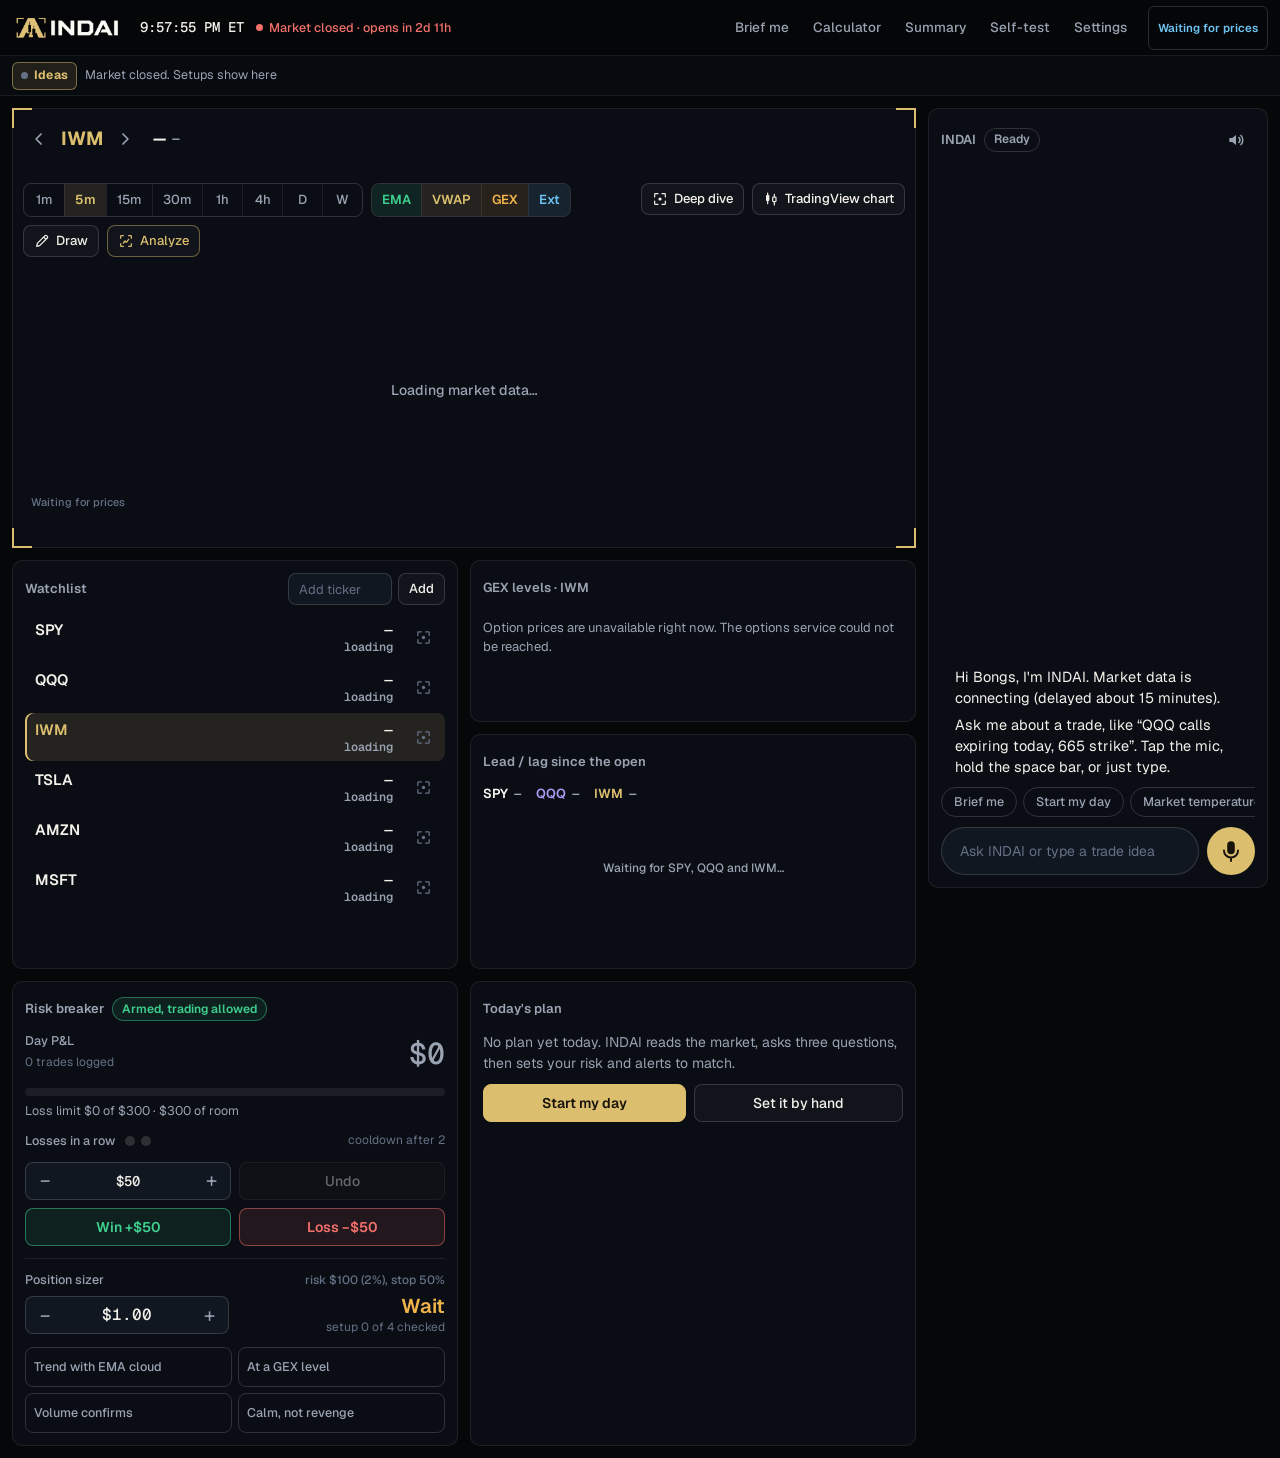
<file: indai/index.html>
<!DOCTYPE html>
<html lang="en">
<head>
<meta charset="utf-8">
<meta name="viewport" content="width=device-width, initial-scale=1, viewport-fit=cover, interactive-widget=resizes-content">
<title>INDAI</title>
<meta name="description" content="INDAI, your voice-driven options trading command center, for phone, tablet and laptop: charts with GEX levels, trade ratings, an options profit calculator, a daily game plan and a risk breaker.">
<meta name="theme-color" content="#050709">
<meta name="color-scheme" content="dark">
<meta name="mobile-web-app-capable" content="yes">
<meta name="apple-mobile-web-app-capable" content="yes">
<meta name="apple-mobile-web-app-status-bar-style" content="black-translucent">
<meta name="apple-mobile-web-app-title" content="INDAI">
<link rel="manifest" href="./manifest.webmanifest">
<link rel="icon" href="./icons/icon-192.png">
<link rel="apple-touch-icon" href="./icons/icon-192.png">
<link rel="preload" href="./fonts/geist.woff2" as="font" type="font/woff2" crossorigin>
<link rel="preload" href="./fonts/geist-mono.woff2" as="font" type="font/woff2" crossorigin>
<link rel="stylesheet" href="./css/app.css">
</head>
<body data-tab="chart">

<svg width="0" height="0" style="position:absolute" aria-hidden="true">
  <symbol id="ic-mic" viewBox="0 0 24 24"><path d="M12 15a3.5 3.5 0 0 0 3.5-3.5v-5a3.5 3.5 0 1 0-7 0v5A3.5 3.5 0 0 0 12 15Z" fill="currentColor"/><path d="M5.5 11.5a6.5 6.5 0 0 0 13 0M12 18v3.25" fill="none" stroke="currentColor" stroke-width="1.8" stroke-linecap="round"/></symbol>
  <symbol id="ic-stop" viewBox="0 0 24 24"><rect x="7" y="7" width="10" height="10" rx="2" fill="currentColor"/></symbol>
  <symbol id="ic-send" viewBox="0 0 24 24"><path d="M5 12h13M12.5 6l6 6-6 6" fill="none" stroke="currentColor" stroke-width="2" stroke-linecap="round" stroke-linejoin="round"/></symbol>
  <symbol id="ic-x" viewBox="0 0 24 24"><path d="M6 6l12 12M18 6 6 18" fill="none" stroke="currentColor" stroke-width="2" stroke-linecap="round"/></symbol>
  <symbol id="ic-left" viewBox="0 0 24 24"><path d="M14.5 6 8.5 12l6 6" fill="none" stroke="currentColor" stroke-width="2" stroke-linecap="round" stroke-linejoin="round"/></symbol>
  <symbol id="ic-right" viewBox="0 0 24 24"><path d="m9.5 6 6 6-6 6" fill="none" stroke="currentColor" stroke-width="2" stroke-linecap="round" stroke-linejoin="round"/></symbol>
  <symbol id="ic-list" viewBox="0 0 24 24"><path d="M4 7h10M4 12h16M4 17h7" fill="none" stroke="currentColor" stroke-width="1.9" stroke-linecap="round"/><path d="m16 18 2-2.5 1.5 1.2L22 13" fill="none" stroke="currentColor" stroke-width="1.7" stroke-linecap="round" stroke-linejoin="round"/></symbol>
  <symbol id="ic-candles" viewBox="0 0 24 24"><path d="M7 3v3m0 9v4M17 5v4m0 7v5" stroke="currentColor" stroke-width="1.8" stroke-linecap="round"/><rect x="4.5" y="6" width="5" height="9" rx="1.2" fill="currentColor"/><rect x="14.5" y="9" width="5" height="7" rx="1.2" fill="none" stroke="currentColor" stroke-width="1.8"/></symbol>
  <symbol id="ic-indai" viewBox="0 0 24 24"><path d="M4 4.5h3.5M4 4.5V8M20 4.5h-3.5M20 4.5V8M4 19.5h3.5M4 19.5V16M20 19.5h-3.5M20 19.5V16" fill="none" stroke="currentColor" stroke-width="1.8" stroke-linecap="round"/><path d="M8 17 12 7l4 10M9.7 13.5h4.6" fill="none" stroke="currentColor" stroke-width="2" stroke-linecap="round" stroke-linejoin="round"/></symbol>
  <symbol id="ic-plan" viewBox="0 0 24 24"><circle cx="12" cy="12" r="8" fill="none" stroke="currentColor" stroke-width="1.8"/><circle cx="12" cy="12" r="3.2" fill="none" stroke="currentColor" stroke-width="1.8"/><path d="M12 2v3M12 19v3M2 12h3M19 12h3" stroke="currentColor" stroke-width="1.8" stroke-linecap="round"/></symbol>
  <symbol id="ic-more" viewBox="0 0 24 24"><circle cx="5.5" cy="12" r="1.8" fill="currentColor"/><circle cx="12" cy="12" r="1.8" fill="currentColor"/><circle cx="18.5" cy="12" r="1.8" fill="currentColor"/></symbol>
  <symbol id="ic-sound" viewBox="0 0 24 24"><path d="M4 9.5v5h3.5L12 18V6L7.5 9.5H4Z" fill="currentColor"/><path d="M15.5 9a4.5 4.5 0 0 1 0 6M18 6.5a8 8 0 0 1 0 11" fill="none" stroke="currentColor" stroke-width="1.8" stroke-linecap="round"/></symbol>
  <symbol id="ic-mute" viewBox="0 0 24 24"><path d="M4 9.5v5h3.5L12 18V6L7.5 9.5H4Z" fill="currentColor"/><path d="m16 9.5 5 5m0-5-5 5" fill="none" stroke="currentColor" stroke-width="1.8" stroke-linecap="round"/></symbol>
  <symbol id="ic-dive" viewBox="0 0 24 24"><path d="M9 4H5a1 1 0 0 0-1 1v4M15 4h4a1 1 0 0 1 1 1v4M9 20H5a1 1 0 0 1-1-1v-4M15 20h4a1 1 0 0 0 1-1v-4" fill="none" stroke="currentColor" stroke-width="1.8" stroke-linecap="round"/><circle cx="12" cy="12" r="2.4" fill="currentColor"/></symbol>
  <symbol id="ic-pen" viewBox="0 0 24 24"><path d="M4 20l1-4.5L16.5 4a1.8 1.8 0 0 1 2.5 0l1 1a1.8 1.8 0 0 1 0 2.5L8.5 19 4 20zM14.5 6l3.5 3.5" fill="none" stroke="currentColor" stroke-width="1.8" stroke-linecap="round" stroke-linejoin="round"/></symbol>
  <symbol id="ic-capture" viewBox="0 0 24 24"><path d="M8 4H5a1 1 0 0 0-1 1v3M16 4h3a1 1 0 0 1 1 1v3M8 20H5a1 1 0 0 1-1-1v-3M16 20h3a1 1 0 0 0 1-1v-3" fill="none" stroke="currentColor" stroke-width="1.8" stroke-linecap="round"/><path d="M8 15l2.5-3 2 2 3.5-4.5" fill="none" stroke="currentColor" stroke-width="1.8" stroke-linecap="round" stroke-linejoin="round"/></symbol>
  <symbol id="ic-out" viewBox="0 0 24 24"><path d="M10 5H6a1 1 0 0 0-1 1v12a1 1 0 0 0 1 1h12a1 1 0 0 0 1-1v-4M14 5h5v5M19 5l-8 8" fill="none" stroke="currentColor" stroke-width="1.8" stroke-linecap="round" stroke-linejoin="round"/></symbol>
</svg>

<header class="top" id="top">
  <a class="brand" href="./" aria-label="INDAI home"><img src="./brand/indai-logo.png" alt="INDAI" width="1380" height="350"></a>
  <div class="mkt">
    <span class="clock mono" id="t-clock">&nbsp;</span>
    <span class="mstate" id="t-state"><i></i><span id="t-state-text">&nbsp;</span></span>
  </div>
  <button type="button" class="badge" id="t-badge" title="Where prices come from">&nbsp;</button>
  <nav class="top-actions" aria-label="Tools">
    <button type="button" class="btn quiet" data-act="brief">Brief me</button>
    <button type="button" class="btn quiet" data-act="calc">Calculator</button>
    <button type="button" class="btn quiet" data-act="summary">Summary</button>
    <button type="button" class="btn quiet" data-act="selftest">Self-test</button>
    <button type="button" class="btn quiet" data-act="install" id="t-install" hidden>Install app</button>
    <button type="button" class="btn quiet" data-act="settings">Settings</button>
  </nav>
</header>

<div class="ideas" id="ideas" role="region" aria-label="Trade ideas">
  <button type="button" class="ideas-all" id="ideas-all" aria-label="Open all of today's trade ideas"><b>Ideas</b><span class="n" id="ideas-n" hidden></span></button>
  <div class="ideas-row" id="ideas-row"><span class="ideas-empty">&nbsp;</span></div>
</div>

<main id="app">
  <section class="view" data-view="watch">
    <article class="panel" id="p-watch" aria-labelledby="h-watch">
      <header class="ph">
        <h2 id="h-watch">Watchlist</h2>
        <form class="addsym" id="w-add" autocomplete="off"><input id="w-add-in" type="text" maxlength="6" placeholder="Add ticker" aria-label="Add a ticker to the watchlist" autocapitalize="characters" spellcheck="false"><button type="submit" class="btn mini">Add</button></form>
      </header>
      <div class="wrows" id="w-rows" role="list"></div>
    </article>
    <article class="panel" id="p-leadlag" aria-labelledby="h-ll">
      <header class="ph"><h2 id="h-ll">Lead / lag since the open</h2></header>
      <div class="ll-legend" id="ll-legend"></div>
      <div class="ll-host"><canvas id="ll-canvas"></canvas></div>
      <p class="ll-msg" id="ll-msg">&nbsp;</p>
    </article>
  </section>

  <section class="view" data-view="chart">
    <article class="panel framed" id="p-chart" aria-label="Main chart">
      <header class="chart-head">
        <div class="quote">
          <button type="button" class="icon-btn" id="ch-prev" aria-label="Previous ticker"><svg><use href="#ic-left"/></svg></button>
          <h2 id="ch-sym">&nbsp;</h2>
          <button type="button" class="icon-btn" id="ch-next" aria-label="Next ticker"><svg><use href="#ic-right"/></svg></button>
          <span class="mono last" id="ch-last">—</span>
          <span class="mono chg" id="ch-chg">&nbsp;</span>
          <span class="mono hl" id="ch-hl">&nbsp;</span>
          <span class="mono ext day" id="ch-ext">&nbsp;</span>
        </div>
        <div class="chart-tools">
          <div class="seg" id="ch-tf" role="group" aria-label="Candle size">
            <button type="button" data-iv="1min">1m</button><button type="button" data-iv="5min">5m</button><button type="button" data-iv="15min">15m</button><button type="button" data-iv="30min">30m</button><button type="button" data-iv="1h">1h</button><button type="button" data-iv="4h">4h</button><button type="button" data-iv="1D" aria-label="Daily">D</button><button type="button" data-iv="1W" aria-label="Weekly">W</button>
          </div>
          <div class="seg toggles" id="ch-show" role="group" aria-label="Chart overlays">
            <button type="button" data-show="ema" class="t-ema">EMA</button><button type="button" data-show="vwap" class="t-vwap">VWAP</button><button type="button" data-show="gex" class="t-gex">GEX</button><button type="button" data-show="ext" class="t-ext" aria-label="Pre-market and after-hours candles">Ext</button>
          </div>
          <button type="button" class="btn mini" id="ch-draw" aria-pressed="false" aria-controls="ch-drawbar" aria-label="Draw on the chart"><svg><use href="#ic-pen"/></svg><span>Draw</span></button>
          <button type="button" class="btn mini" id="ch-analyze" aria-pressed="false" aria-label="Analyze: capture part of the chart and read it"><svg><use href="#ic-capture"/></svg><span>Analyze</span></button>
          <div class="drawbar" id="ch-drawbar" hidden>
            <div class="seg" id="ch-tools" role="group" aria-label="Drawing tool">
              <button type="button" data-tool="line" aria-pressed="false">Trend line</button><button type="button" data-tool="level" aria-pressed="false">Level</button><button type="button" data-tool="ray" aria-pressed="false">Ray</button><button type="button" data-tool="rect" aria-pressed="false">Rectangle</button><button type="button" data-tool="capture" aria-pressed="false" class="t-capture">Capture</button>
            </div>
            <button type="button" class="btn mini" id="ch-undo" disabled>Undo</button>
            <button type="button" class="btn mini" id="ch-del" disabled>Delete</button>
            <button type="button" class="btn mini" id="ch-clear" disabled>Clear all</button>
            <span class="draw-hint" id="ch-hint" role="status"></span>
          </div>
        </div>
        <div class="chart-actions">
          <button type="button" class="btn mini" id="ch-deep"><svg><use href="#ic-dive"/></svg><span>Deep dive</span></button>
          <button type="button" class="btn mini" id="ch-tv" aria-pressed="false"><svg><use href="#ic-candles"/></svg><span id="ch-tv-label">TradingView chart</span></button>
        </div>
      </header>
      <div class="chart-host" id="chart-host">
        <canvas class="base"></canvas><canvas class="over"></canvas>
        <span class="chart-note" id="ch-note"></span>
        <span class="history-note" id="ch-history" role="status" hidden></span>
        <div class="axis-y" aria-hidden="true"></div><div class="axis-x" aria-hidden="true"></div>
        <button type="button" class="btn mini chart-reset" id="ch-reset" hidden>Reset view</button>
        <div class="tv-wrap" id="tv-wrap" hidden>
          <iframe id="tv-frame" title="TradingView chart" credentialless sandbox="allow-scripts allow-popups allow-popups-to-escape-sandbox" allow="fullscreen" referrerpolicy="no-referrer"></iframe>
          <button type="button" class="btn mini tv-full" id="tv-full">Full screen</button>
          <a class="btn mini tv-out" id="tv-out" target="_blank" rel="noopener">Full TradingView in a new tab</a>
        </div>
      </div>
    </article>
    <article class="panel" id="p-levels" aria-labelledby="h-lv">
      <header class="ph"><h2 id="h-lv">GEX levels</h2></header>
      <div class="lv-rows" id="lv-rows"></div>
      <p class="lv-regime" id="lv-regime">&nbsp;</p>
      <p class="lv-src" id="lv-src">&nbsp;</p>
    </article>
  </section>

  <section class="view" data-view="indai">
    <article class="panel" id="p-indai" aria-labelledby="h-indai">
      <header class="ph">
        <h2 id="h-indai">INDAI</h2>
        <span class="pill" id="i-state">Ready</span>
        <span class="spacer"></span>
        <button type="button" class="icon-btn" id="i-mute" aria-label="Mute INDAI's voice" aria-pressed="false"><svg><use href="#ic-sound"/></svg></button>
      </header>
      <p class="loads" id="i-loads" hidden></p>
      <div class="pin" id="i-pin" hidden></div>
      <div class="log" id="i-log" role="log" aria-live="polite" aria-label="Conversation with INDAI" tabindex="0"></div>
      <p class="heard" id="i-heard" hidden></p>
      <div class="chips" id="i-chips">
        <button type="button" data-say="brief me">Brief me</button>
        <button type="button" data-say="start my day">Start my day</button>
        <button type="button" data-say="how's the market">Market temperature</button>
        <button type="button" data-say="practice alert">Practice alert</button>
        <button type="button" data-say="what do you remember">What do you remember</button>
        <button type="button" data-say="run a self-test">Self-test</button>
      </div>
      <form class="composer" id="i-form" autocomplete="off">
        <input id="i-input" type="text" placeholder="Ask INDAI or type a trade idea" aria-label="Message INDAI" enterkeyhint="send" autocapitalize="sentences" spellcheck="false">
        <button type="submit" class="send" aria-label="Send"><svg><use href="#ic-send"/></svg></button>
        <button type="button" class="mic" id="i-mic" aria-label="Talk to INDAI"><svg><use href="#ic-mic"/></svg></button>
      </form>
    </article>
  </section>

  <section class="view" data-view="plan">
    <article class="panel" id="p-today" aria-labelledby="h-today">
      <header class="ph"><h2 id="h-today">Today's plan</h2><span class="pill" id="td-temp" hidden></span></header>
      <div id="td-body"></div>
    </article>
    <article class="panel" id="p-risk" aria-labelledby="h-risk">
      <header class="ph"><h2 id="h-risk">Risk breaker</h2><span class="pill good" id="r-state">Armed</span></header>
      <div class="rbody" id="r-body">
        <div class="r-pnl"><span class="lbl">Day P&amp;L</span><span class="mono big" id="r-pnl">$0</span><span class="sub" id="r-trades">0 trades</span></div>
        <div class="r-limit"><div class="bar"><i id="r-bar"></i></div><p id="r-limit">&nbsp;</p></div>
        <div class="r-consec"><span class="lbl">Losses in a row</span><span class="dots" id="r-dots"></span><span class="sub" id="r-cool">&nbsp;</span></div>
        <div class="r-log">
          <div class="stepper"><button type="button" id="r-amt-dn" aria-label="Smaller amount">−</button><input id="r-amt" class="mono" type="text" inputmode="decimal" aria-label="Trade result in dollars"><button type="button" id="r-amt-up" aria-label="Larger amount">+</button></div>
          <button type="button" class="btn" id="r-undo">Undo</button>
          <button type="button" class="btn up" id="r-win">Win</button>
          <button type="button" class="btn down" id="r-loss">Loss</button>
        </div>
        <div class="r-size">
          <p class="lbl">Position sizer <span class="sub" id="r-size-sub"></span></p>
          <div class="stepper"><button type="button" id="r-prem-dn" aria-label="Lower premium">−</button><span class="mono val" id="r-prem">$1.00</span><button type="button" id="r-prem-up" aria-label="Higher premium">+</button></div>
          <div class="r-max"><b id="r-max">—</b><span id="r-max-sub">&nbsp;</span></div>
        </div>
        <div class="r-check" id="r-check" role="group" aria-label="Setup checklist"></div>
      </div>
    </article>
  </section>

  <section class="view" data-view="more">
    <article class="panel" id="p-more" aria-labelledby="h-more">
      <header class="ph"><h2 id="h-more">More</h2></header>
      <div class="more-list" id="more-list"></div>
      <p class="fine">INDAI's analysis is information, not financial advice. You make every trade.</p>
    </article>
  </section>
</main>

<div id="scrim" hidden></div>
<div id="sheets">
  <section class="sheet" id="sheet-analysis" role="dialog" aria-modal="false" aria-labelledby="st-analysis" hidden><header class="sh"><h2 id="st-analysis">INDAI analysis</h2><button type="button" class="icon-btn close" aria-label="Close"><svg><use href="#ic-x"/></svg></button></header><div class="sb" id="sb-analysis"></div></section>
  <section class="sheet" id="sheet-capture" role="dialog" aria-modal="false" aria-labelledby="st-capture" hidden><header class="sh"><h2 id="st-capture">Capture</h2><button type="button" class="icon-btn close" aria-label="Close"><svg><use href="#ic-x"/></svg></button></header><div class="sb" id="sb-capture"></div></section>
  <section class="sheet" id="sheet-deep" role="dialog" aria-modal="false" aria-labelledby="st-deep" hidden><header class="sh"><h2 id="st-deep">Deep dive</h2><button type="button" class="icon-btn close" aria-label="Close"><svg><use href="#ic-x"/></svg></button></header><div class="sb" id="sb-deep"></div></section>
  <section class="sheet" id="sheet-calc" role="dialog" aria-modal="false" aria-labelledby="st-calc" hidden><header class="sh"><h2 id="st-calc">Options profit calculator</h2><button type="button" class="icon-btn close" aria-label="Close"><svg><use href="#ic-x"/></svg></button></header><div class="sb" id="sb-calc"></div></section>
  <section class="sheet" id="sheet-summary" role="dialog" aria-modal="false" aria-labelledby="st-summary" hidden><header class="sh"><h2 id="st-summary">Everything at a glance</h2><button type="button" class="icon-btn close" aria-label="Close"><svg><use href="#ic-x"/></svg></button></header><div class="sb" id="sb-summary"></div></section>
  <section class="sheet" id="sheet-plan" role="dialog" aria-modal="false" aria-labelledby="st-plan" hidden><header class="sh"><h2 id="st-plan">Today's game plan</h2><button type="button" class="icon-btn close" aria-label="Close"><svg><use href="#ic-x"/></svg></button></header><div class="sb" id="sb-plan"></div></section>
  <section class="sheet" id="sheet-selftest" role="dialog" aria-modal="false" aria-labelledby="st-selftest" hidden><header class="sh"><h2 id="st-selftest">Self-test</h2><button type="button" class="icon-btn close" aria-label="Close"><svg><use href="#ic-x"/></svg></button></header><div class="sb" id="sb-selftest"></div></section>
  <section class="sheet" id="sheet-ideas" role="dialog" aria-modal="false" aria-labelledby="st-ideas" hidden><header class="sh"><h2 id="st-ideas">Trade ideas</h2><button type="button" class="icon-btn close" aria-label="Close"><svg><use href="#ic-x"/></svg></button></header><div class="sb" id="sb-ideas"></div></section>
  <section class="sheet" id="sheet-settings" role="dialog" aria-modal="false" aria-labelledby="st-settings" hidden><header class="sh"><h2 id="st-settings">Settings</h2><button type="button" class="icon-btn close" aria-label="Close"><svg><use href="#ic-x"/></svg></button></header><div class="sb" id="sb-settings"></div></section>
</div>

<div id="idea-alert" role="alert" hidden></div>
<div id="lock" hidden>
  <form id="lock-form" autocomplete="off">
    <img src="./brand/indai-logo.png" alt="INDAI" width="1380" height="350">
    <h1>This INDAI is private</h1>
    <p>Enter the access token to open it on this device.</p>
    <input id="lock-input" type="password" autocomplete="current-password" aria-label="Access token" placeholder="Access token" spellcheck="false" autocapitalize="off">
    <button type="submit" class="btn primary" id="lock-go">Unlock</button>
    <p id="lock-msg" role="status"></p>
  </form>
</div>
<button type="button" id="caption" hidden></button>
<div id="toast" role="status" aria-live="polite"></div>

<button type="button" id="fab" class="fab" aria-label="Talk to INDAI"><span class="ring"></span><svg><use href="#ic-mic"/></svg></button>

<nav class="tabs" id="tabs" aria-label="Screens">
  <button type="button" data-tab="watch"><svg><use href="#ic-list"/></svg><span>Watch</span></button>
  <button type="button" data-tab="chart"><svg><use href="#ic-candles"/></svg><span>Chart</span></button>
  <button type="button" data-tab="indai"><svg><use href="#ic-indai"/></svg><span>INDAI</span><i class="dot" id="tab-dot" hidden></i></button>
  <button type="button" data-tab="plan"><svg><use href="#ic-plan"/></svg><span>Plan</span></button>
  <button type="button" data-tab="more"><svg><use href="#ic-more"/></svg><span>More</span></button>
</nav>

<noscript><p style="padding:24px;color:#f3f1ea;font-family:system-ui">INDAI needs JavaScript turned on.</p></noscript>
<script type="module" src="./js/app.js"></script>
</body>
</html>
</file>
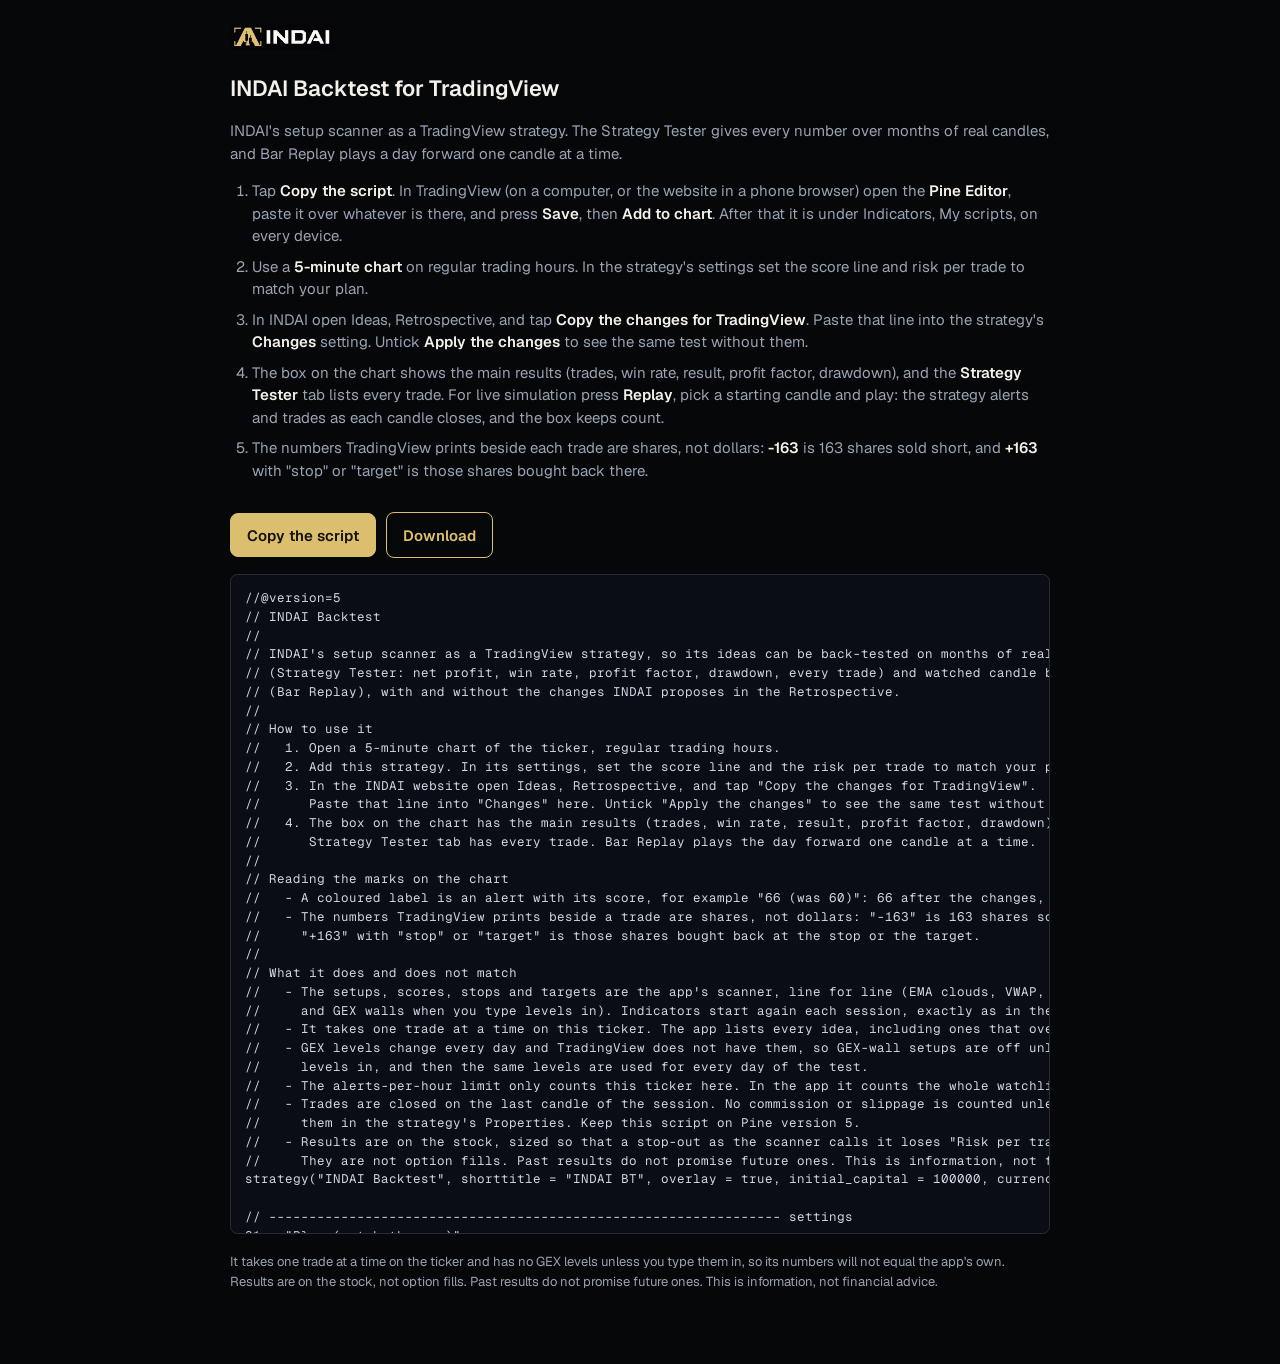
<file: indai/tradingview/index.html>
<!DOCTYPE html>
<html lang="en">
<head>
<meta charset="utf-8">
<meta name="viewport" content="width=device-width, initial-scale=1, viewport-fit=cover">
<title>INDAI Backtest for TradingView</title>
<meta name="theme-color" content="#050709">
<link rel="icon" href="../icons/icon-192.png">
<style>
  @font-face { font-family: Geist; src: url('../fonts/geist.woff2') format('woff2'); font-weight: 100 900; font-display: swap; }
  @font-face { font-family: 'Geist Mono'; src: url('../fonts/geist-mono.woff2') format('woff2'); font-weight: 100 900; font-display: swap; }
  :root { color-scheme: dark; }
  body { margin: 0; background: #050709; color: #f3f1ea; font: 400 15px/1.5 Geist, system-ui, sans-serif; -webkit-text-size-adjust: 100%; }
  main { max-width: 820px; margin: 0 auto; padding: 24px 16px 60px; }
  img { height: 26px; width: auto; display: block; margin-bottom: 22px; }
  h1 { font-size: 22px; font-weight: 600; margin: 0 0 6px; }
  p, li { color: #9aa3b2; } b { color: #f3f1ea; font-weight: 600; }
  ol { padding-left: 22px; display: grid; gap: 8px; margin: 14px 0 20px; }
  .bar { position: sticky; top: 0; display: flex; gap: 10px; align-items: center; padding: 10px 0; background: #050709; }
  button, a.btn { min-height: 44px; padding: 0 16px; border-radius: 8px; border: 1px solid #dcbf6e; background: #dcbf6e; color: #17120a; font: 600 15px Geist, system-ui, sans-serif; cursor: pointer; text-decoration: none; display: inline-flex; align-items: center; }
  a.btn { background: none; color: #dcbf6e; }
  #msg { font-size: 13.5px; color: #3ecf8e; }
  pre { margin: 6px 0 0; padding: 14px; border: 1px solid rgba(255,255,255,.12); border-radius: 8px; background: #0a0e14; overflow: auto; font: 12.5px/1.5 'Geist Mono', ui-monospace, Menlo, monospace; color: #cfd6e2; max-height: 70vh; -webkit-user-select: all; user-select: all; }
  .fine { font-size: 13px; margin-top: 18px; }
</style>
</head>
<body>
<main>
  <a href="../"><img src="../brand/indai-logo.png" alt="INDAI" width="1380" height="350"></a>
  <h1>INDAI Backtest for TradingView</h1>
  <p>INDAI's setup scanner as a TradingView strategy. The Strategy Tester gives every number over months of real candles, and Bar Replay plays a day forward one candle at a time.</p>
  <ol>
    <li>Tap <b>Copy the script</b>. In TradingView (on a computer, or the website in a phone browser) open the <b>Pine Editor</b>, paste it over whatever is there, and press <b>Save</b>, then <b>Add to chart</b>. After that it is under Indicators, My scripts, on every device.</li>
    <li>Use a <b>5-minute chart</b> on regular trading hours. In the strategy's settings set the score line and risk per trade to match your plan.</li>
    <li>In INDAI open Ideas, Retrospective, and tap <b>Copy the changes for TradingView</b>. Paste that line into the strategy's <b>Changes</b> setting. Untick <b>Apply the changes</b> to see the same test without them.</li>
    <li>The box on the chart shows the main results (trades, win rate, result, profit factor, drawdown), and the <b>Strategy Tester</b> tab lists every trade. For live simulation press <b>Replay</b>, pick a starting candle and play: the strategy alerts and trades as each candle closes, and the box keeps count.</li>
    <li>The numbers TradingView prints beside each trade are shares, not dollars: <b>-163</b> is 163 shares sold short, and <b>+163</b> with "stop" or "target" is those shares bought back there.</li>
  </ol>
  <div class="bar"><button type="button" id="copy">Copy the script</button><a class="btn" href="./indai-backtest.pine" download>Download</a><span id="msg" role="status"></span></div>
  <pre id="code">Loading…</pre>
  <p class="fine">It takes one trade at a time on the ticker and has no GEX levels unless you type them in, so its numbers will not equal the app's own. Results are on the stock, not option fills. Past results do not promise future ones. This is information, not financial advice.</p>
</main>
<script>
  const code = document.getElementById('code'), msg = document.getElementById('msg');
  let text = '';
  fetch('./indai-backtest.pine', { cache: 'no-cache' }).then(r => r.text()).then(t => { text = t; code.textContent = t; }).catch(() => { code.textContent = 'Could not load the script. Check the connection and reload.'; });
  document.getElementById('copy').addEventListener('click', async () => {
    if (!text) return;
    try { await navigator.clipboard.writeText(text); msg.textContent = 'Copied'; }
    catch { const r = document.createRange(); r.selectNodeContents(code); const s = getSelection(); s.removeAllRanges(); s.addRange(r); let ok = false; try { ok = document.execCommand('copy'); } catch {} msg.textContent = ok ? 'Copied' : 'Selected. Use Copy from the menu.'; }
    setTimeout(() => { msg.textContent = ''; }, 4000);
  });
</script>
</body>
</html>
</file>
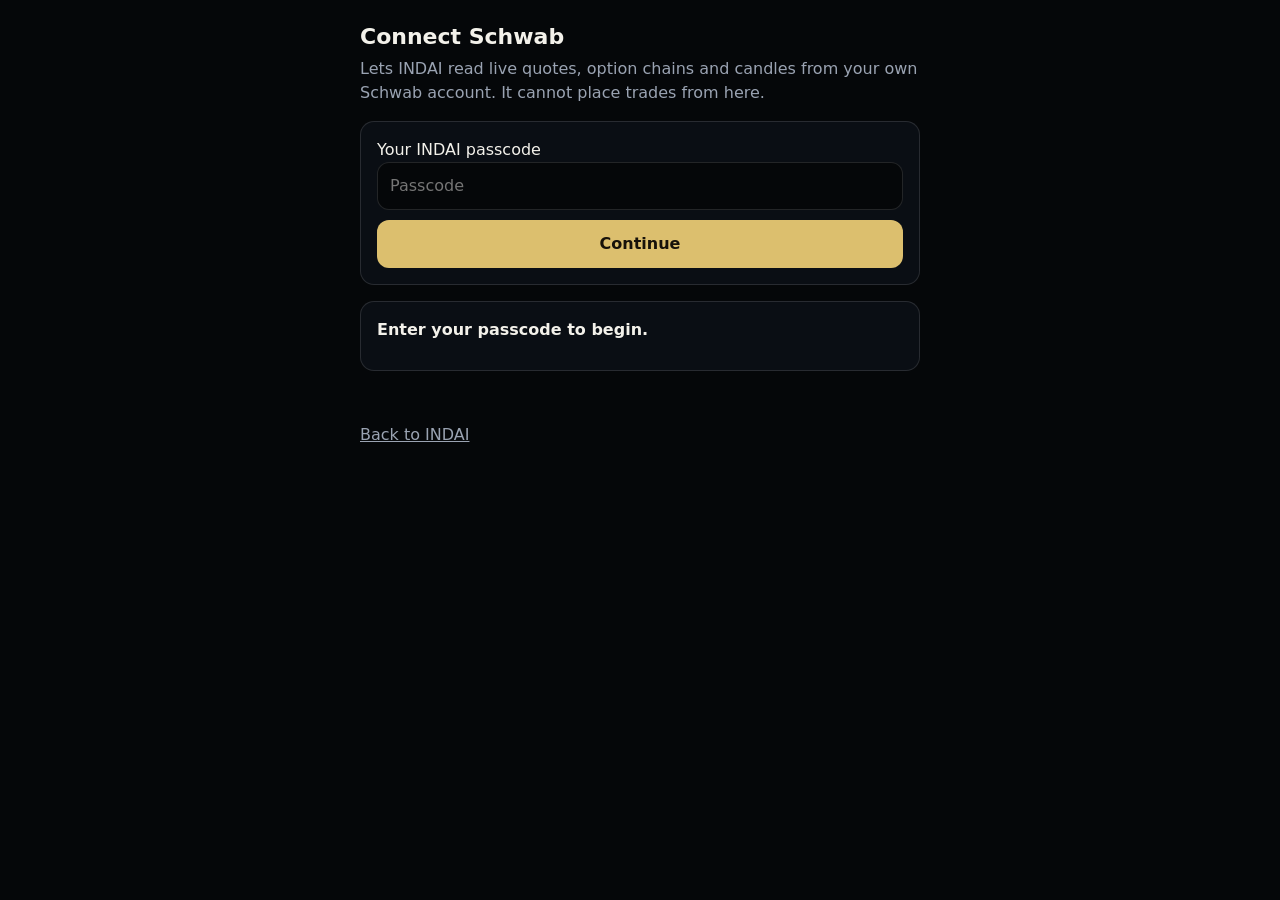
<file: indai/schwab.html>
<!doctype html>
<html lang="en">
<head>
<meta charset="utf-8">
<meta name="viewport" content="width=device-width, initial-scale=1, viewport-fit=cover">
<meta name="theme-color" content="#050709">
<meta name="robots" content="noindex">
<title>Connect Schwab · INDAI</title>
<link rel="icon" href="./icons/icon-192.png">
<style>
  :root { --ink:#050709; --panel:#0a0e14; --raised:#111721; --line:rgba(255,255,255,.12); --text:#f3f1ea; --dim:#9aa3b2; --gold:#dcbf6e; --gold-ink:#17120a; --up:#3ecf8e; --down:#f2706b; }
  * { box-sizing: border-box; }
  html { background: var(--ink); color-scheme: dark; -webkit-text-size-adjust: 100%; }
  body { margin: 0; min-height: 100dvh; background: var(--ink); color: var(--text); font: 400 16px/1.5 system-ui, -apple-system, 'Segoe UI', Roboto, sans-serif; padding: max(20px, env(safe-area-inset-top)) 16px 40px; }
  main { max-width: 560px; margin: 0 auto; }
  h1 { font-size: 22px; margin: 0 0 4px; }
  p { margin: 0 0 12px; }
  .dim { color: var(--dim); }
  .card { background: var(--panel); border: 1px solid var(--line); border-radius: 14px; padding: 16px; margin: 16px 0; }
  .step { display: flex; gap: 10px; align-items: baseline; font-weight: 600; margin-bottom: 8px; }
  .step b { flex: none; width: 26px; height: 26px; border-radius: 50%; background: var(--raised); border: 1px solid var(--line); display: grid; place-items: center; font-size: 14px; }
  a.btn, button { display: block; width: 100%; min-height: 48px; border-radius: 12px; border: 1px solid var(--line); background: var(--raised); color: var(--text); font: inherit; font-weight: 600; text-align: center; text-decoration: none; padding: 11px 14px; cursor: pointer; touch-action: manipulation; }
  a.btn.gold, button.gold { background: var(--gold); color: var(--gold-ink); border-color: transparent; }
  a.btn[aria-disabled="true"], button:disabled { opacity: .45; pointer-events: none; }
  input { width: 100%; min-height: 48px; border-radius: 12px; border: 1px solid var(--line); background: var(--ink); color: var(--text); font: inherit; padding: 10px 12px; margin-bottom: 10px; }
  #state { font-weight: 600; }
  #state.ok { color: var(--up); } #state.bad { color: var(--down); }
  #out { min-height: 1.5em; } #out.ok, #liveout.ok { color: var(--up); } #out.bad, #check.bad, #liveout.bad { color: var(--down); }
  .quiet { background: none; border: 0; color: var(--dim); font-weight: 400; text-decoration: underline; min-height: 44px; width: auto; padding: 8px 0; }
  [hidden] { display: none !important; }
</style>
</head>
<body>
<main>
  <h1>Connect Schwab</h1>
  <p class="dim">Lets INDAI read live quotes, option chains and candles from your own Schwab account. It cannot place trades from here.</p>

  <div class="card" id="passcard" hidden>
    <label for="pass">Your INDAI passcode</label>
    <input id="pass" type="password" autocomplete="current-password" placeholder="Passcode">
    <button id="passgo" class="gold">Continue</button>
  </div>

  <div class="card">
    <p id="state" role="status">Checking…</p>
    <p class="dim" id="detail"></p>
    <p class="dim" id="check" hidden></p>
    <button id="off" class="quiet" hidden>Disconnect Schwab</button>
  </div>

  <div class="card" id="livecard" hidden>
    <div class="step"><span>Live prices</span></div>
    <p class="dim">Opens Schwab's live price stream on this device for 20 seconds, to check that SPY and QQQ arrive tick by tick.</p>
    <button id="livego">Test live stream</button>
    <p id="liveout" role="status" style="margin:12px 0 0"></p>
    <p class="dim" id="livelog" style="margin:6px 0 0;overflow-wrap:anywhere" hidden></p>
  </div>

  <div id="steps" hidden>
    <div class="card">
      <div class="step"><b>1</b><span>Sign in at Schwab and approve</span></div>
      <p class="dim">It opens in a new tab. At the end Schwab sends you to a page that fails to load. That is expected.</p>
      <a id="go" class="btn gold" target="_blank" rel="noopener" aria-disabled="true" href="#">Open Schwab sign-in</a>
    </div>
    <div class="card">
      <div class="step"><b>2</b><span>Copy that page's address and bring it here</span></div>
      <p class="dim">Tap the address bar of the page that failed to load, copy the whole address, come back to this tab and tap the button. You have about 30 seconds, so do it straight away.</p>
      <button id="paste" class="gold">Paste and connect</button>
      <p class="dim" style="margin:12px 0 6px">Or paste it here yourself:</p>
      <input id="url" inputmode="url" autocapitalize="off" autocorrect="off" spellcheck="false" placeholder="https://127.0.0.1/?code=…">
      <button id="connect">Connect</button>
    </div>
  </div>
  <p id="out" role="status"></p>
  <p><a class="dim" href="./">Back to INDAI</a></p>
</main>
<script type="module">
import { RELAY_URL, RELAY_ANON } from './js/relay.js';
const $ = (id) => document.getElementById(id);
const saved = () => { try { return (JSON.parse(localStorage.getItem('jarvis.settings.v1') || 'null') || {}).researchPass || ''; } catch { return ''; } };
let pass = saved();
const when = (iso) => new Date(iso).toLocaleString(undefined, { weekday: 'long', month: 'short', day: 'numeric', hour: 'numeric', minute: '2-digit' });
const say = (el, text, kind = '') => { el.textContent = text; el.className = kind; };

async function ask(body) {
  const r = await fetch(`${RELAY_URL}/functions/v1/indai-schwab`, {
    method: 'POST', headers: { apikey: RELAY_ANON, Authorization: `Bearer ${RELAY_ANON}`, 'Content-Type': 'application/json', 'x-indai-pass': pass },
    body: JSON.stringify(body),
  });
  const j = await r.json().catch(() => ({}));
  if (!r.ok) { const e = new Error(j.message || `Something went wrong (${r.status}).`); e.status = r.status; e.code = j.error; throw e; }
  return j;
}
function show(s) {
  $('passcard').hidden = true;
  if (!s.configured) {
    say($('state'), 'Schwab is not set up yet.', 'bad');
    $('detail').textContent = 'Add SCHWAB_APP_KEY and SCHWAB_APP_SECRET to the Supabase secrets, then open this page again.';
    $('steps').hidden = true; $('off').hidden = true; $('livecard').hidden = true; return;
  }
  if (s.connected) {
    say($('state'), 'Connected.', 'ok');
    $('detail').textContent = `Schwab will ask you to sign in again by ${when(s.sign_in_by)} (${s.days_left} days from now). You can do it early: steps 1 and 2 below.`;
  } else {
    say($('state'), 'Not connected.', 'bad');
    $('detail').textContent = 'Two steps, about a minute. Schwab asks for this again every seven days.';
  }
  $('off').hidden = !s.connected; $('steps').hidden = false; $('livecard').hidden = !s.connected;
}
async function load() {
  if (!pass) { $('passcard').hidden = false; say($('state'), 'Enter your passcode to begin.'); return; }
  try {
    const s = await ask({ op: 'status' });
    show(s);
    if (s.configured) { const { url } = await ask({ op: 'start' }); $('go').href = url; $('go').setAttribute('aria-disabled', 'false'); }
    if (s.configured && !s.connected) check();
  } catch (e) {
    if (e.status === 401) { pass = ''; $('passcard').hidden = false; say($('state'), 'That passcode was not accepted.', 'bad'); }
    else if (e.status === 404) say($('state'), 'This part of INDAI is not switched on yet.', 'bad');
    else say($('state'), e.message, 'bad');
  }
}
// Asks Schwab whether it knows the app's key and secret, so a refusal on Schwab's own page can be explained.
async function check() {
  const el = $('check');
  try {
    const c = await ask({ op: 'check' });
    el.hidden = false;
    if (c.recognised === true) say(el, `Schwab recognises your app's key and secret. INDAI sends the callback address ${c.callback}: it must match the Callback URL on your Schwab app exactly.`, 'dim');
    else if (c.recognised === false) say(el, 'Schwab does not recognise the App Key and Secret saved in Supabase. Copy both again from your Schwab app: the App Key into SCHWAB_APP_KEY, the Secret into SCHWAB_APP_SECRET.', 'bad');
    else say(el, `Could not check the app with Schwab just now (answer ${c.status}${c.error ? ', ' + c.error : ''}).`, 'dim');
  } catch { el.hidden = true; }
}
async function finish(text) {
  if (!text || !text.trim()) { say($('out'), 'Nothing to paste yet. Copy the address of the page that failed to load first.', 'bad'); return; }
  $('paste').disabled = $('connect').disabled = true; say($('out'), 'Connecting…');
  try {
    const s = await ask({ op: 'finish', url: text.trim() });
    show(s); $('url').value = '';
    const t = s.test || {};
    say($('out'), t.ok ? `Connected. First quote from Schwab: SPY ${Number(t.price).toFixed(2)}, ${t.realtime ? 'live' : 'delayed'}.` : 'Connected, but the first quote did not come through. INDAI will keep trying.', 'ok');
  } catch (e) { say($('out'), e.message, 'bad'); }
  finally { $('paste').disabled = $('connect').disabled = false; }
}
$('passgo').onclick = () => { pass = $('pass').value.trim(); load(); };
$('pass').onkeydown = (e) => { if (e.key === 'Enter') $('passgo').click(); };
$('paste').onclick = async () => {
  let text = '';
  try { text = await navigator.clipboard.readText(); } catch { say($('out'), 'Your browser did not allow reading the clipboard. Paste the address into the box below and tap Connect.', 'bad'); $('url').focus(); return; }
  finish(text);
};
$('connect').onclick = () => finish($('url').value);
$('url').onkeydown = (e) => { if (e.key === 'Enter') finish($('url').value); };
// Twenty seconds of Schwab's live stream, opened by this browser the way the charts open it (js/schwab-stream.js).
// The page shows what happened in plain words, and the steps it went through, so a failure can be read off the screen.
const LIVE_MS = 20000;
$('livego').onclick = async () => {
  $('livego').disabled = true; say($('liveout'), 'Connecting…'); $('livelog').hidden = true;
  const seen = { updates: 0, moves: 0, last: {}, steps: [], live: false, stop: '' };
  const prices = () => ['SPY', 'QQQ'].filter((k) => seen.last[k] != null).map((k) => `${k} ${Number(seen.last[k]).toFixed(2)}`).join(', ');
  let stream = null, over = false;
  try {
    const { schwabStream } = await import('./js/schwab-stream.js');
    stream = schwabStream({
      info: () => ask({ op: 'stream' }), symbols: () => ['SPY', 'QQQ'],
      onQuote: (q) => { seen.updates++; if (seen.last[q.symbol] != null) seen.moves++; seen.last[q.symbol] = q.last; },
      onState: (s) => {
        if (over) return;
        const step = s.state + (s.detail ? ': ' + s.detail : '');
        if (seen.steps.at(-1) !== step) seen.steps.push(step);
        if (s.state === 'live') seen.live = true;
        else if (s.state !== 'connecting' && s.state !== 'waiting') seen.stop = seen.stop || s.detail || s.state;   // off, refused, elsewhere: nothing more will come
      },
    });
    const from = Date.now(); stream.start();
    await new Promise((done) => { const t = setInterval(() => {
      const left = Math.ceil((LIVE_MS - (Date.now() - from)) / 1000);
      if (left <= 0 || (seen.stop && !seen.live)) { clearInterval(t); done(); return; }
      say($('liveout'), seen.live ? `Stream open. ${seen.updates} price updates so far${prices() ? ': ' + prices() : ''}. ${left} s left.` : `Connecting… ${left} s left.`);
    }, 250); });
  } catch (e) { seen.stop = seen.stop || e.message || 'the stream could not be started'; }
  over = true; if (stream) stream.stop();
  const steps = seen.steps;
  if (seen.live && seen.moves > 0) say($('liveout'), `Live. ${seen.updates} price updates in ${LIVE_MS / 1000} seconds: ${prices()}.`, 'ok');
  else if (seen.live && seen.updates > 0) say($('liveout'), `The stream is open and Schwab sent ${prices()}, but nothing moved in ${LIVE_MS / 1000} seconds. That is normal when the market is closed.`, 'ok');
  else if (seen.live) say($('liveout'), 'Schwab accepted the stream but sent no prices.', 'bad');
  else say($('liveout'), `The live stream did not open: ${seen.stop || (steps.filter((x) => x !== 'connecting').at(-1) || 'no answer from Schwab').replace(/^\w+: /, '')}`.replace(/\.?$/, '.'), 'bad');
  $('livelog').hidden = !steps.length || (seen.live && seen.updates > 0); $('livelog').textContent = 'Steps: ' + steps.slice(-8).join(' → ');
  $('livego').disabled = false;
};
$('off').onclick = async () => { try { show(await ask({ op: 'disconnect' })); say($('out'), 'Disconnected. INDAI has forgotten the Schwab sign-in.'); } catch (e) { say($('out'), e.message, 'bad'); } };
load();
</script>
</body>
</html>
</file>
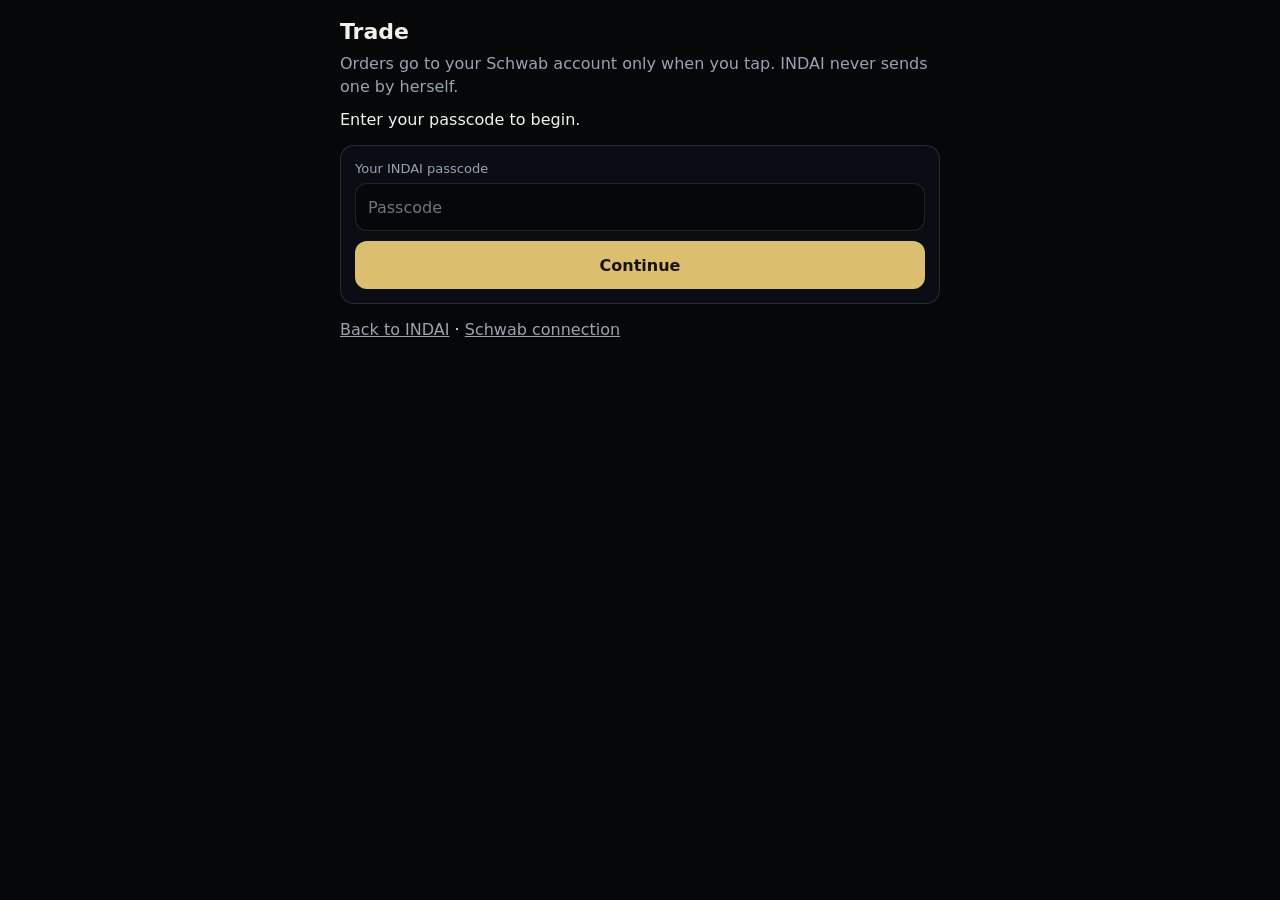
<file: indai/trade.html>
<!doctype html>
<html lang="en">
<head>
<meta charset="utf-8">
<meta name="viewport" content="width=device-width, initial-scale=1, viewport-fit=cover">
<meta name="theme-color" content="#050709">
<meta name="robots" content="noindex">
<title>Trade · INDAI</title>
<link rel="icon" href="./icons/icon-192.png">
<style>
  :root { --ink:#050709; --panel:#0a0e14; --raised:#111721; --line:rgba(255,255,255,.12); --text:#f3f1ea; --dim:#9aa3b2; --gold:#dcbf6e; --gold-ink:#17120a; --up:#3ecf8e; --down:#f2706b; }
  * { box-sizing: border-box; }
  html { background: var(--ink); color-scheme: dark; -webkit-text-size-adjust: 100%; }
  body { margin: 0; min-height: 100dvh; background: var(--ink); color: var(--text); font: 400 16px/1.45 system-ui, -apple-system, 'Segoe UI', Roboto, sans-serif; padding: max(16px, env(safe-area-inset-top)) 16px 48px; }
  main { max-width: 600px; margin: 0 auto; }
  h1 { font-size: 22px; margin: 0; }
  h2 { font-size: 16px; margin: 0 0 10px; }
  p { margin: 0 0 10px; }
  .top { display: flex; align-items: center; justify-content: space-between; gap: 12px; margin-bottom: 4px; }
  .dim { color: var(--dim); } .ok { color: var(--up); } .bad { color: var(--down); }
  .num { font-variant-numeric: tabular-nums; }
  .card { background: var(--panel); border: 1px solid var(--line); border-radius: 14px; padding: 14px; margin: 14px 0; }
  button, a.btn { min-height: 48px; border-radius: 12px; border: 1px solid var(--line); background: var(--raised); color: var(--text); font: inherit; font-weight: 600; text-align: center; text-decoration: none; padding: 10px 14px; cursor: pointer; touch-action: manipulation; }
  button.gold { background: var(--gold); color: var(--gold-ink); border-color: transparent; }
  button.red { background: var(--down); color: var(--gold-ink); border-color: transparent; }
  button.wide { display: block; width: 100%; }
  button:disabled { opacity: .45; pointer-events: none; }
  button.chip { min-height: 44px; min-width: 56px; padding: 6px 12px; font-weight: 500; }
  button.chip.on { border-color: var(--gold); color: var(--gold); }
  button.quiet { background: none; border: 0; color: var(--dim); font-weight: 400; text-decoration: underline; min-height: 44px; padding: 8px 0; }
  input { width: 100%; min-height: 48px; border-radius: 12px; border: 1px solid var(--line); background: var(--ink); color: var(--text); font: inherit; padding: 10px 12px; }
  label { display: block; font-size: 13px; color: var(--dim); margin-bottom: 4px; }
  .grid { display: grid; grid-template-columns: 1fr 1fr; gap: 10px; margin-bottom: 10px; }
  .row { display: flex; gap: 8px; align-items: center; flex-wrap: wrap; }
  .row > .grow { flex: 1 1 0; min-width: 0; }
  .stepper { display: grid; grid-template-columns: 48px 1fr 48px; gap: 6px; }
  .stepper input { text-align: center; }
  canvas.px { display: block; width: 100%; height: 190px; touch-action: none; border-radius: 10px; background: var(--ink); border: 1px solid var(--line); margin: 10px 0; cursor: ns-resize; }
  .bar { background: var(--raised); border: 1px solid var(--line); border-radius: 12px; padding: 10px; margin: 8px 0; }
  .order { display: flex; gap: 10px; align-items: center; justify-content: space-between; padding: 8px 0; border-top: 1px solid var(--line); }
  .order:first-of-type { border-top: 0; }
  details summary { cursor: pointer; min-height: 44px; display: flex; align-items: center; color: var(--dim); }
  [hidden] { display: none !important; }
</style>
</head>
<body>
<main>
  <div class="top"><h1>Trade</h1><button id="acct" class="chip" hidden></button></div>
  <p class="dim">Orders go to your Schwab account only when you tap. INDAI never sends one by herself.</p>
  <p id="note" role="status"></p>

  <div class="card" id="passcard" hidden>
    <label for="pass">Your INDAI passcode</label>
    <input id="pass" type="password" autocomplete="current-password" placeholder="Passcode" style="margin-bottom:10px">
    <button id="passgo" class="gold wide">Continue</button>
  </div>
  <div class="card" id="pickacct" hidden><h2>Which account?</h2><div class="row" id="accts"></div></div>
  <div class="card" id="devcard" hidden>
    <h2>This device cannot send orders yet</h2>
    <p class="dim">You can look, but sending needs your approval from a device that is already approved: open Trade there, tap Devices and approve code <b id="devcode" class="num"></b>.</p>
    <button id="devretry" class="wide">I approved it</button>
  </div>

  <div id="app" hidden>
    <div class="card" id="ticket">
      <h2>Buy an option</h2>
      <div class="grid">
        <div><label for="t-u">Ticker</label><input id="t-u" autocapitalize="characters" autocorrect="off" spellcheck="false" placeholder="SPY"></div>
        <div><label for="t-e">Expiry</label><input id="t-e" type="date"></div>
        <div><label>Type</label><div class="row"><button class="chip grow" id="t-c">Call</button><button class="chip grow" id="t-p">Put</button></div></div>
        <div><label for="t-k">Strike</label><input id="t-k" inputmode="decimal" placeholder="695"></div>
      </div>
      <div class="row" id="t-roots" hidden></div>
      <p id="t-quote" class="dim num" role="status">Fill in the contract to see its price.</p>
      <div id="t-order" hidden>
        <div class="grid">
          <div><label for="t-q">Contracts</label><div class="stepper"><button id="t-less" aria-label="One fewer">−</button><input id="t-q" inputmode="numeric" value="1"><button id="t-more" aria-label="One more">+</button></div></div>
          <div><label for="t-l">Limit price</label><input id="t-l" inputmode="decimal"></div>
        </div>
        <div class="row" style="margin-bottom:10px"><button class="chip grow" id="t-bid">Bid</button><button class="chip grow" id="t-mid">Mid</button><button class="chip grow on" id="t-ask">Ask</button></div>
        <div class="grid">
          <div><label for="t-s">Stop (sells if the option falls to)</label><input id="t-s" inputmode="decimal"></div>
          <div><label>&nbsp;</label><button class="chip wide" id="t-auto" style="width:100%">20% below</button></div>
        </div>
        <p id="t-sum" class="num"></p>
        <p id="t-check" class="dim" role="status"></p>
        <button id="t-buy" class="gold wide" disabled>Buy</button>
      </div>
      <p id="t-out" role="status" style="margin:10px 0 0"></p>
    </div>

    <div id="positions"></div>
    <div class="card"><h2>Orders today</h2><div id="orders"><p class="dim">Loading…</p></div></div>
    <div class="card"><details id="devs"><summary>Devices that may send orders</summary><div id="devlist"></div></details></div>
  </div>
  <p><a class="dim" href="./">Back to INDAI</a> · <a class="dim" href="./schwab.html">Schwab connection</a></p>
</main>
<script type="module" src="./js/trade.js"></script>
</body>
</html>
</file>
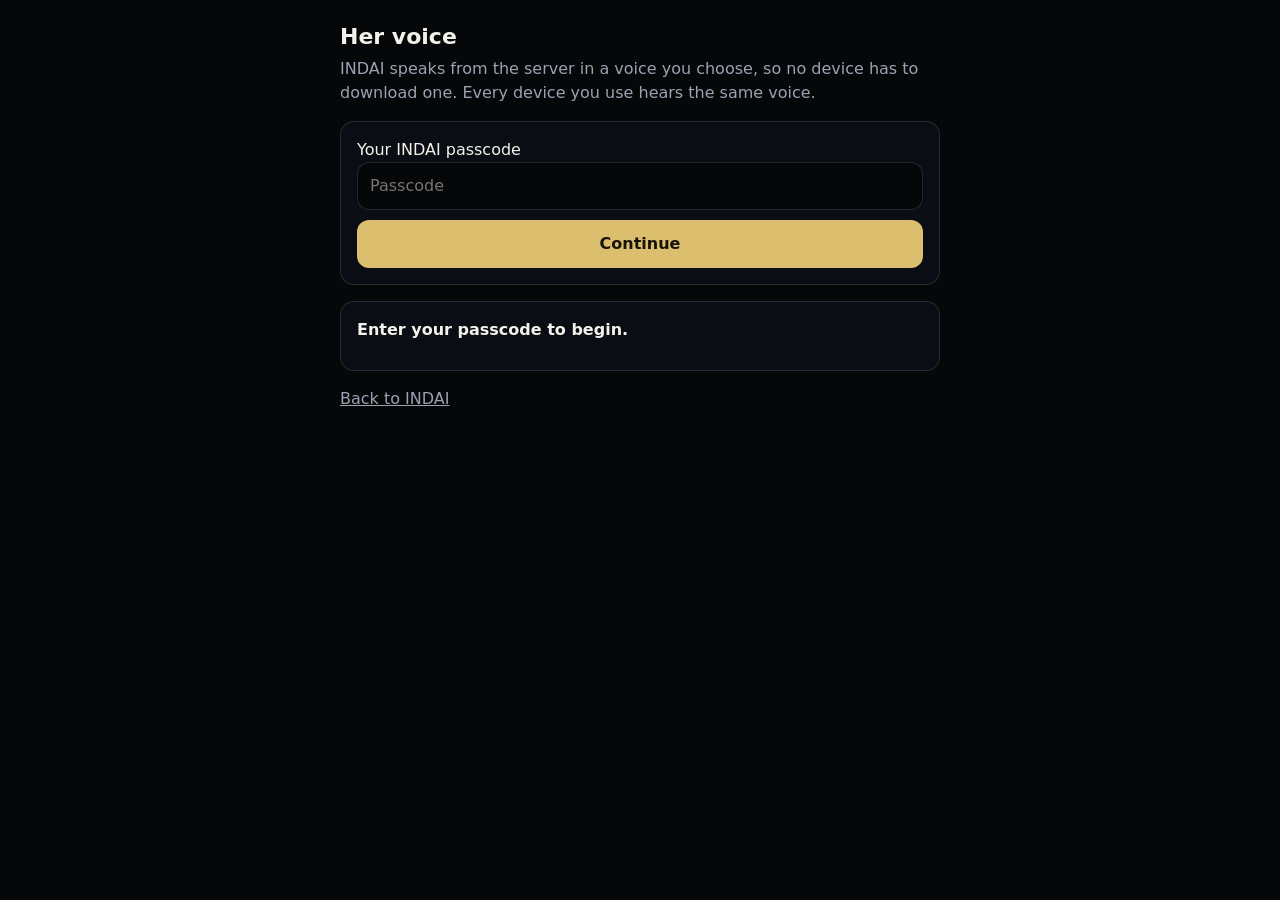
<file: indai/voice.html>
<!doctype html>
<html lang="en">
<head>
<meta charset="utf-8">
<meta name="viewport" content="width=device-width, initial-scale=1, viewport-fit=cover">
<meta name="theme-color" content="#050709">
<meta name="robots" content="noindex">
<title>Her voice · INDAI</title>
<link rel="icon" href="./icons/icon-192.png">
<style>
  :root { --ink:#050709; --panel:#0a0e14; --raised:#111721; --line:rgba(255,255,255,.12); --text:#f3f1ea; --dim:#9aa3b2; --gold:#dcbf6e; --gold-ink:#17120a; --up:#3ecf8e; --down:#f2706b; }
  * { box-sizing: border-box; }
  html { background: var(--ink); color-scheme: dark; -webkit-text-size-adjust: 100%; }
  body { margin: 0; min-height: 100dvh; background: var(--ink); color: var(--text); font: 400 16px/1.5 system-ui, -apple-system, 'Segoe UI', Roboto, sans-serif; padding: max(20px, env(safe-area-inset-top)) 16px 48px; }
  main { max-width: 600px; margin: 0 auto; }
  h1 { font-size: 22px; margin: 0 0 4px; }
  h2 { font-size: 16px; margin: 0 0 8px; }
  p { margin: 0 0 12px; }
  ol { margin: 0 0 12px; padding-left: 22px; } li { margin-bottom: 6px; }
  code { background: var(--raised); padding: 1px 6px; border-radius: 6px; overflow-wrap: anywhere; }
  .dim { color: var(--dim); } .ok { color: var(--up); } .bad { color: var(--down); }
  .card { background: var(--panel); border: 1px solid var(--line); border-radius: 14px; padding: 16px; margin: 16px 0; }
  button, a.btn { min-height: 48px; border-radius: 12px; border: 1px solid var(--line); background: var(--raised); color: var(--text); font: inherit; font-weight: 600; text-align: center; text-decoration: none; padding: 10px 14px; cursor: pointer; touch-action: manipulation; }
  button.gold { background: var(--gold); color: var(--gold-ink); border-color: transparent; }
  button.wide, a.btn { display: block; width: 100%; }
  button:disabled { opacity: .45; pointer-events: none; }
  button.chip { min-height: 44px; padding: 6px 14px; font-weight: 500; }
  button.chip.on { border-color: var(--gold); color: var(--gold); }
  input[type=password], input[type=search] { width: 100%; min-height: 48px; border-radius: 12px; border: 1px solid var(--line); background: var(--ink); color: var(--text); font: inherit; padding: 10px 12px; margin-bottom: 10px; }
  .row { display: flex; gap: 8px; align-items: center; flex-wrap: wrap; }
  .row > .grow { flex: 1 1 0; min-width: 0; }
  .voice { display: flex; gap: 10px; align-items: center; justify-content: space-between; padding: 12px 0; border-top: 1px solid var(--line); }
  .voice:first-child { border-top: 0; }
  .voice.hers b::after { content: '  · hers'; color: var(--gold); font-weight: 500; }
  .voice .who { min-width: 0; } .voice .who div { overflow-wrap: anywhere; }
  label.switch { display: flex; gap: 12px; align-items: center; min-height: 44px; cursor: pointer; }
  label.switch input { width: 22px; height: 22px; accent-color: var(--gold); }
  [hidden] { display: none !important; }
</style>
</head>
<body>
<main>
  <h1>Her voice</h1>
  <p class="dim">INDAI speaks from the server in a voice you choose, so no device has to download one. Every device you use hears the same voice.</p>

  <div class="card" id="passcard" hidden>
    <label for="pass">Your INDAI passcode</label>
    <input id="pass" type="password" autocomplete="current-password" placeholder="Passcode">
    <button id="passgo" class="gold wide">Continue</button>
  </div>

  <div class="card">
    <p id="state" role="status" style="font-weight:600">Checking…</p>
    <p class="dim" id="detail"></p>
    <button id="hear" class="gold wide" hidden>Hear her</button>
    <p id="out" role="status" style="margin:12px 0 0"></p>
  </div>

  <div class="card" id="setup" hidden>
    <h2>Set it up (about five minutes)</h2>
    <ol>
      <li>Make an account at <a href="https://elevenlabs.io" target="_blank" rel="noopener">elevenlabs.io</a> and pick a plan. The smallest paid plan is enough to begin.</li>
      <li>In ElevenLabs, create an API key. If it asks what the key may do, allow Text to Speech and reading Voices.</li>
      <li>In Supabase, add it as the secret <code>ELEVENLABS_API_KEY</code>.</li>
      <li>Come back here and reload.</li>
    </ol>
    <a class="btn" href="https://supabase.com/dashboard/project/zptjziewsfuvfcogrikz/functions/secrets" target="_blank" rel="noopener">Open Supabase secrets</a>
  </div>

  <div class="card" id="device" hidden>
    <label class="switch"><input type="checkbox" id="use"> <span>Use the hosted voice on this device</span></label>
    <p class="dim" style="margin:6px 0 0">Off, she uses the voice on the device itself, as before.</p>
  </div>

  <div class="card" id="picker" hidden>
    <h2>Choose her voice</h2>
    <p class="dim">These are the voices in your ElevenLabs account. Listen says one line in that voice (it uses a few of your credits). To see more, save voices to your library at elevenlabs.io and reload.</p>
    <div class="row" style="margin-bottom:10px"><button class="chip on" data-g="female">Women</button><button class="chip" data-g="male">Men</button><button class="chip" data-g="">All</button></div>
    <input id="find" type="search" placeholder="Search by name or style" autocapitalize="off" autocorrect="off" spellcheck="false">
    <div id="voices"><p class="dim">Loading…</p></div>
  </div>
  <p><a class="dim" href="./">Back to INDAI</a></p>
</main>
<script type="module">
import { RELAY_URL, RELAY_ANON } from './js/relay.js';
const $ = (id) => document.getElementById(id);
const el = (tag, props = {}, ...kids) => { const e = Object.assign(document.createElement(tag), props); e.append(...kids); return e; };
const say = (node, text, kind = '') => { node.textContent = text; node.classList.remove('ok', 'bad', 'dim'); if (kind) node.classList.add(kind); };
const read = (k) => { try { return localStorage.getItem(k) || ''; } catch { return ''; } };
const write = (k, v) => { try { localStorage.setItem(k, v); } catch { /* private window */ } };
const settings = () => { try { return JSON.parse(read('jarvis.settings.v1') || 'null') || {}; } catch { return {}; } };
let pass = settings().researchPass || '', voices = [], hers = null, gender = 'female', ctx = null, playing = null, busy = null;
const line = () => `Good morning${settings().name ? ', ' + String(settings().name).slice(0, 30) : ''}. I'm INDAI. The market opens in ten minutes, and I have two ideas for you.`;

async function ask(body, audio = false) {
  let r;
  try { r = await fetch(`${RELAY_URL}/functions/v1/indai-voice`, { method: 'POST', headers: { apikey: RELAY_ANON, Authorization: `Bearer ${RELAY_ANON}`, 'Content-Type': 'application/json', 'x-indai-pass': pass }, body: JSON.stringify(body) }); }
  catch { const e = new Error('No answer reached this device.'); e.status = 0; throw e; }
  if (!r.ok) { const j = await r.json().catch(() => ({})); const e = new Error(j.message || `Something went wrong (${r.status}).`); e.status = r.status; e.code = j.error; throw e; }
  return audio ? r.arrayBuffer() : r.json();
}
// Sound has to be started inside the tap that asks for it, or a phone stays silent.
function unlock() {
  if (!ctx) { const AC = window.AudioContext || window.webkitAudioContext; ctx = new AC(); }
  if (ctx.state === 'suspended') ctx.resume().catch(() => {});
  try { if (navigator.audioSession) navigator.audioSession.type = 'playback'; } catch { /* older phones */ }
  try { const s = ctx.createBufferSource(); s.buffer = ctx.createBuffer(1, 1, 22050); s.connect(ctx.destination); s.start(); } catch { /* already running */ }
}
function hush() { if (playing) { try { playing.onended = null; playing.stop(); } catch { /* ended */ } playing = null; } }
async function speak(button, voice_id, done) {
  unlock(); hush();
  if (busy) busy.disabled = false;
  busy = button; button.disabled = true; say($('out'), '');
  try {
    const bytes = await ask({ op: 'speak', text: line(), ...(voice_id ? { voice_id } : {}) }, true);
    const audio = await new Promise((ok, no) => { const p = ctx.decodeAudioData(bytes, ok, no); if (p && p.catch) p.catch(no); });
    hush();
    const src = ctx.createBufferSource(); src.buffer = audio; src.connect(ctx.destination);
    src.onended = () => { if (playing === src) playing = null; };
    playing = src; src.start();
    if (done) done();
  } catch (e) { say($('out'), e.message || 'That did not play.', 'bad'); }
  button.disabled = false; busy = null;
}

function show(s) {
  $('passcard').hidden = true;
  $('setup').hidden = s.configured; $('device').hidden = !s.ready; $('picker').hidden = !s.ready; $('hear').hidden = !s.ready;
  if (!s.configured) { say($('state'), 'Not set up yet.', 'bad'); $('detail').textContent = 'She is using the voice on each device for now.'; return; }
  if (!s.ready) { say($('state'), 'Set up, but ElevenLabs is not answering.', 'bad'); $('detail').textContent = s.message || ''; $('setup').hidden = false; return; }
  hers = s.voice;
  say($('state'), `Her voice: ${s.voice.name || 'the one named in your Supabase secrets'}`, 'ok');
  $('detail').textContent = s.voice.picked === 'auto' ? 'I picked this one to start with. Listen to the others below and choose the one you like.' : 'This is the voice she uses everywhere.';
  $('use').checked = read('indai.voice.hosted') !== 'off';
}
function paint() {
  const q = $('find').value.trim().toLowerCase();
  const list = voices.filter((v) => (!gender || v.gender === gender) && (!q || `${v.name} ${v.description} ${v.accent} ${v.age} ${v.use}`.toLowerCase().includes(q)));
  for (const b of document.querySelectorAll('[data-g]')) b.classList.toggle('on', b.dataset.g === gender);
  $('voices').replaceChildren(...(list.length ? list.map((v) => {
    const listen = el('button', { className: 'chip', textContent: 'Listen' }), use = el('button', { className: 'chip', textContent: hers && hers.id === v.id ? 'Chosen' : 'Use', disabled: !!(hers && hers.id === v.id) });
    listen.onclick = () => speak(listen, v.id);
    use.onclick = async () => { use.disabled = true; try { show(await ask({ op: 'choose', voice_id: v.id })); paint(); say($('out'), `${v.name} is her voice now, on every device.`, 'ok'); } catch (e) { say($('out'), e.message, 'bad'); use.disabled = false; } };
    return el('div', { className: 'voice' + (hers && hers.id === v.id ? ' hers' : '') }, el('div', { className: 'who' }, el('b', { textContent: v.name }), el('div', { className: 'dim', textContent: [v.accent, v.age, v.use, v.description].filter(Boolean).join(' · ') || v.category })), el('div', { className: 'row', style: 'flex-wrap:nowrap' }, listen, use));
  }) : [el('p', { className: 'dim', textContent: voices.length ? 'No voice matches. Try All, or another word.' : 'Your ElevenLabs account has no voices yet.' })]));
}
async function load() {
  if (!pass) { $('passcard').hidden = false; say($('state'), 'Enter your passcode to begin.'); return; }
  try {
    const s = await ask({ op: 'status' });
    show(s);
    if (s.ready) { const j = await ask({ op: 'voices' }); voices = j.voices || []; if (!voices.some((v) => v.gender === 'female')) gender = ''; paint(); }
  } catch (e) {
    if (e.status === 401) { pass = ''; $('passcard').hidden = false; say($('state'), 'That passcode was not accepted.', 'bad'); }
    else if (e.status === 404) say($('state'), 'This part of INDAI is not switched on yet.', 'bad');
    else say($('state'), e.message, 'bad');
  }
}
$('passgo').onclick = () => { pass = $('pass').value.trim(); load(); };
$('pass').onkeydown = (e) => { if (e.key === 'Enter') $('passgo').click(); };
$('hear').onclick = () => speak($('hear'), null);
$('use').onchange = () => { write('indai.voice.hosted', $('use').checked ? 'on' : 'off'); say($('out'), $('use').checked ? 'This device will use the hosted voice.' : 'This device will use its own voice.', 'dim'); };
$('find').oninput = paint;
for (const b of document.querySelectorAll('[data-g]')) b.onclick = () => { gender = b.dataset.g; paint(); };
load();
</script>
</body>
</html>
</file>
<file: indai/css/app.css>
/* INDAI for the web. Dark, flat, built for thumbs first.
   Brand: gold mark (#dcbf6e) on near-black (#050709), warm white type, Geist and Geist Mono.
   The one loud element is the gold viewfinder bracket from the logo: it frames the chart and the mic. */
@font-face { font-family: Geist; src: url('../fonts/geist.woff2') format('woff2'); font-weight: 100 900; font-style: normal; font-display: swap; }
@font-face { font-family: 'Geist Mono'; src: url('../fonts/geist-mono.woff2') format('woff2'); font-weight: 100 900; font-style: normal; font-display: swap; }

:root {
  --ink: #050709; --panel: #0a0e14; --raised: #111721; --hover: #18202c;
  --line: rgba(255,255,255,.08); --line2: rgba(255,255,255,.15);
  --text: #f3f1ea; --dim: #9aa3b2; --faint: #647084;
  --gold: #dcbf6e; --gold-ink: #17120a; --gold-soft: rgba(220,191,110,.12); --gold-line: rgba(220,191,110,.5);
  --up: #3ecf8e; --down: #f2706b; --amber: #f0b34a; --sky: #6ec3f2; --violet: #a99bf5;
  --sans: Geist, system-ui, -apple-system, 'Segoe UI', Roboto, sans-serif;
  --mono: 'Geist Mono', ui-monospace, 'SF Mono', Menlo, Consolas, monospace;
  --bar-h: 52px; --ideas-h: 40px; --top-h: calc(var(--bar-h) + var(--ideas-h)); --tab-h: 58px; --gap: 10px; --hit: 44px;
  --sat: env(safe-area-inset-top, 0px); --sab: env(safe-area-inset-bottom, 0px); --sal: env(safe-area-inset-left, 0px); --sar: env(safe-area-inset-right, 0px);
  --indai-w: 0px; --left-w: 0px;
}
*, *::before, *::after { box-sizing: border-box; }
html { background: var(--ink); color-scheme: dark; -webkit-text-size-adjust: 100%; text-size-adjust: 100%; scrollbar-color: #2a3442 transparent; scrollbar-width: thin; }
body { margin: 0; min-height: 100dvh; background: var(--ink); color: var(--text); font: 400 14px/1.45 var(--sans); -webkit-font-smoothing: antialiased; -webkit-tap-highlight-color: transparent; overflow-x: hidden; }
h2, p { margin: 0; }
button, input, select, textarea { font: inherit; color: inherit; }
button { touch-action: manipulation; cursor: pointer; background: none; border: 0; padding: 0; }
svg { width: 20px; height: 20px; display: block; flex: none; }
canvas { display: block; }
[hidden] { display: none !important; }
.mono { font-family: var(--mono); font-variant-numeric: tabular-nums; }
.spacer { flex: 1; }
.up { color: var(--up); } .down { color: var(--down); } .flat { color: var(--dim); }
:focus-visible { outline: 2px solid var(--gold); outline-offset: 2px; border-radius: 6px; }
a { color: var(--gold); }

/* ---------- buttons, pills, inputs ---------- */
.btn { display: inline-flex; align-items: center; justify-content: center; gap: 6px; min-height: var(--hit); padding: 0 14px; border: 1px solid var(--line2); border-radius: 8px; background: rgba(255,255,255,.03); font-weight: 500; font-size: 14px; white-space: nowrap; transition: background-color .12s, border-color .12s; }
.btn:hover { background: var(--hover); }
.btn:active { background: #1f2937; }
.btn:disabled { opacity: .4; cursor: default; }
.btn.primary { background: var(--gold); border-color: var(--gold); color: var(--gold-ink); font-weight: 600; }
.btn.primary:hover { background: #e7cd85; }
.btn.up { border-color: rgba(62,207,142,.5); background: rgba(62,207,142,.1); color: var(--up); font-weight: 600; }
.btn.down { border-color: rgba(242,112,107,.5); background: rgba(242,112,107,.1); color: var(--down); font-weight: 600; }
.btn.up:hover { background: rgba(62,207,142,.18); } .btn.down:hover { background: rgba(242,112,107,.18); }
.btn.quiet { border-color: transparent; background: none; color: var(--dim); padding: 0 10px; }
.btn.quiet:hover { color: var(--text); background: var(--raised); }
.btn.mini { min-height: 36px; padding: 0 10px; font-size: 13px; }
.btn.mini svg { width: 16px; height: 16px; }
.btn.on { border-color: var(--gold-line); background: var(--gold-soft); color: var(--gold); }
.icon-btn { width: var(--hit); height: var(--hit); display: inline-grid; place-items: center; border-radius: 8px; color: var(--dim); flex: none; }
.icon-btn:hover { background: var(--raised); color: var(--text); }
.pill { display: inline-flex; align-items: center; height: 24px; padding: 0 9px; border-radius: 12px; border: 1px solid var(--line2); font-size: 12px; font-weight: 600; color: var(--dim); white-space: nowrap; }
.pill.good { color: var(--up); border-color: rgba(62,207,142,.45); background: rgba(62,207,142,.1); }
.pill.risk { color: var(--down); border-color: rgba(242,112,107,.45); background: rgba(242,112,107,.1); }
.pill.alert, .pill.listen { color: var(--amber); border-color: rgba(240,179,74,.45); background: rgba(240,179,74,.1); }
.pill.think { color: var(--violet); border-color: rgba(169,155,245,.45); background: rgba(169,155,245,.1); }
.pill.cool { color: var(--sky); border-color: rgba(110,195,242,.45); background: rgba(110,195,242,.1); }
.seg { display: inline-flex; border: 1px solid var(--line2); border-radius: 8px; overflow: hidden; flex: none; }
.seg button { min-width: 40px; min-height: 36px; padding: 0 10px; font-size: 13px; font-weight: 500; color: var(--dim); }
.seg button + button { border-left: 1px solid var(--line); }
.seg button:hover { color: var(--text); background: var(--raised); }
.seg button.on { background: var(--gold-soft); color: var(--gold); font-weight: 600; }
.seg.toggles .t-ema.on { color: var(--up); background: rgba(62,207,142,.12); }
.seg.toggles .t-gex.on { color: var(--amber); background: rgba(240,179,74,.12); }
.seg.toggles .t-ext.on { color: var(--sky); background: rgba(110,195,242,.12); }
input[type=text], input[type=password], input[type=number], textarea, select { width: 100%; min-height: var(--hit); padding: 0 12px; background: var(--raised); border: 1px solid var(--line2); border-radius: 8px; color: var(--text); font-size: 16px; }
textarea { padding: 10px 12px; min-height: 84px; resize: vertical; line-height: 1.4; font-family: var(--mono); font-size: 14px; }
select { appearance: none; -webkit-appearance: none; padding-right: 30px; background-image: linear-gradient(45deg, transparent 50%, var(--dim) 50%), linear-gradient(135deg, var(--dim) 50%, transparent 50%); background-position: calc(100% - 16px) 50%, calc(100% - 11px) 50%; background-size: 5px 5px; background-repeat: no-repeat; }
input:focus, textarea:focus, select:focus { outline: none; border-color: var(--gold); box-shadow: 0 0 0 3px rgba(220,191,110,.18); }
input::placeholder { color: var(--faint); }
.stepper { display: grid; grid-template-columns: var(--hit) minmax(0, 1fr) var(--hit); align-items: stretch; border: 1px solid var(--line2); border-radius: 8px; overflow: hidden; min-height: var(--hit); background: var(--raised); }
.stepper button { font-size: 20px; color: var(--dim); }
.stepper button:hover { background: var(--hover); color: var(--text); }
.stepper button:active { background: #232d3b; }
.stepper input, .stepper .val { border: 0; border-radius: 0; background: none; text-align: center; min-height: 0; padding: 0 4px; font-size: 16px; font-weight: 500; display: grid; place-items: center; box-shadow: none !important; min-width: 0; }

/* ---------- top bar ---------- */
.top { position: sticky; top: 0; z-index: 20; height: calc(var(--bar-h) + var(--sat)); padding: var(--sat) max(12px, var(--sar)) 0 max(12px, var(--sal)); display: flex; align-items: center; gap: 10px; background: rgba(5,7,9,.9); -webkit-backdrop-filter: blur(14px); backdrop-filter: blur(14px); border-bottom: 1px solid var(--line); }
.brand { flex: none; display: block; }
.brand img { height: 24px; width: auto; display: block; }
.mkt { flex: 1; min-width: 0; display: flex; flex-direction: column; align-items: flex-end; line-height: 1.2; overflow: hidden; }
.clock { font-size: 13px; font-weight: 500; white-space: nowrap; }
.mstate { display: inline-flex; align-items: center; gap: 6px; font-size: 11.5px; font-weight: 500; color: var(--dim); white-space: nowrap; max-width: 100%; overflow: hidden; text-overflow: ellipsis; }
.mstate i { width: 7px; height: 7px; border-radius: 50%; background: currentColor; flex: none; }
.mstate span { min-width: 0; overflow: hidden; text-overflow: ellipsis; }
.mstate.open { color: var(--up); } .mstate.closed { color: var(--down); } .mstate.pre, .mstate.post { color: var(--amber); }
.badge { flex: none; height: 26px; padding: 0 9px; border-radius: 6px; border: 1px solid var(--line2); font-size: 11.5px; font-weight: 600; color: var(--sky); white-space: nowrap; }
.badge.demo { color: var(--amber); border-color: rgba(240,179,74,.5); background: rgba(240,179,74,.08); }
.badge.live { color: var(--up); border-color: rgba(62,207,142,.5); background: rgba(62,207,142,.08); }
.top-actions { display: none; }

/* ---------- ideas strip: under the top bar on every screen ---------- */
.ideas { position: sticky; top: calc(var(--bar-h) + var(--sat)); z-index: 19; height: var(--ideas-h); display: flex; align-items: center; gap: 8px; padding: 0 0 0 max(10px, var(--sal)); background: rgba(8,11,16,.95); -webkit-backdrop-filter: blur(14px); backdrop-filter: blur(14px); border-bottom: 1px solid var(--line); }
.ideas-all { position: relative; flex: none; display: inline-flex; align-items: center; gap: 6px; height: 28px; padding: 0 8px; border-radius: 6px; border: 1px solid var(--gold-line); background: var(--gold-soft); color: var(--gold); font-size: 12px; font-weight: 600; letter-spacing: .02em; }
.ideas-all::after, .ichip::after { content: ""; position: absolute; inset: -6px 0; }
.ideas-all::before { content: ""; width: 7px; height: 7px; border-radius: 50%; background: var(--faint); }
.ideas[data-scan="on"] .ideas-all::before { background: var(--up); animation: scan 2.2s ease-in-out infinite; }
.ideas[data-scan="paused"] .ideas-all::before { background: var(--amber); }
.ideas-all .n { min-width: 18px; height: 18px; padding: 0 5px; border-radius: 9px; background: var(--gold); color: var(--gold-ink); font: 600 11px/18px var(--mono); text-align: center; }
.ideas-row { flex: 1; min-width: 0; height: 100%; display: flex; align-items: center; gap: 6px; padding-right: max(22px, var(--sar)); overflow-x: auto; overscroll-behavior-x: contain; scrollbar-width: none; -webkit-mask-image: linear-gradient(90deg, #000 calc(100% - 22px), transparent); mask-image: linear-gradient(90deg, #000 calc(100% - 22px), transparent); }
.ideas-row::-webkit-scrollbar { display: none; }
.ideas-empty { font-size: 12.5px; color: var(--dim); white-space: nowrap; }
.ideas-empty.paused { flex: none; color: var(--amber); font-weight: 600; }
.ichip { position: relative; flex: none; display: inline-flex; align-items: center; gap: 6px; height: 28px; padding: 0 10px 0 9px; border-radius: 14px; border: 1px solid var(--line2); background: var(--raised); font-size: 12.5px; white-space: nowrap; color: var(--text); }
.ichip .arr { width: 0; height: 0; border-left: 4.5px solid transparent; border-right: 4.5px solid transparent; }
.ichip.up .arr { border-bottom: 7px solid var(--up); } .ichip.down .arr { border-top: 7px solid var(--down); }
.ichip b { font-weight: 600; }
.ichip .sc { font: 600 12px var(--mono); }
.ichip.up .sc { color: var(--up); } .ichip.down .sc { color: var(--down); }
.ichip .tt { display: none; color: var(--dim); max-width: 230px; overflow: hidden; text-overflow: ellipsis; }
.ichip time { font: 500 11.5px var(--mono); color: var(--faint); }
.ichip .mk { font-size: 11.5px; font-weight: 600; color: var(--dim); }
.ichip.fresh.up { border-color: rgba(62,207,142,.65); background: rgba(62,207,142,.13); } .ichip.fresh.down { border-color: rgba(242,112,107,.65); background: rgba(242,112,107,.13); }
.ichip.fresh time { color: var(--text); }
.ichip.forming { border-style: dashed; background: transparent; } .ichip.forming .mk { color: var(--amber); }
.ichip.done, .ichip.quiet:not(.fresh) { opacity: .6; }
.ichip.ping { animation: ping 1.3s ease-out 2; }
@keyframes scan { 0%, 100% { opacity: 1; } 50% { opacity: .35; } }
@keyframes ping { 0% { box-shadow: 0 0 0 0 rgba(220,191,110,.75); } 100% { box-shadow: 0 0 0 12px rgba(220,191,110,0); } }

/* a new idea, when the conversation is not on screen */
#idea-alert.up .ia-main b { color: var(--up); } #idea-alert.down .ia-main b { color: var(--down); }
#idea-alert { color: var(--text); position: fixed; z-index: 55; left: max(10px, var(--sal)); right: max(10px, var(--sar)); top: calc(var(--top-h) + var(--sat) + 8px); padding: 12px; border-radius: 10px; border: 1px solid var(--line2); background: #0e141d; box-shadow: 0 14px 40px rgba(0,0,0,.72); display: grid; gap: 10px; animation: alert-in .22s ease-out; }
#idea-alert.up { border-color: rgba(62,207,142,.65); } #idea-alert.down { border-color: rgba(242,112,107,.65); }
.ia-main { display: grid; gap: 5px; text-align: left; min-width: 0; }
.ia-main b { font-size: 16px; font-weight: 600; line-height: 1.3; }
.ia-main .mono { font-size: 12.5px; color: var(--dim); overflow-wrap: anywhere; }
.ia-actions { display: grid; grid-template-columns: 1.3fr 1fr auto; gap: 8px; }
@keyframes alert-in { from { opacity: 0; transform: translateY(-10px); } to { opacity: 1; transform: none; } }

/* the ideas list */
.ideas-how { margin-bottom: 12px; }
.idea-list { display: grid; gap: 8px; }
.idea { border: 1px solid var(--line); border-radius: 8px; background: var(--panel); overflow: hidden; color: var(--text); }
.idea.up .idea-head b { color: var(--up); } .idea.down .idea-head b { color: var(--down); }
.idea.open { border-color: var(--line2); background: var(--raised); }
.idea.open.up { border-color: rgba(62,207,142,.45); } .idea.open.down { border-color: rgba(242,112,107,.45); }
.idea.forming { border-style: dashed; }
.idea-head { width: 100%; display: grid; grid-template-columns: auto auto minmax(0, 1fr) auto auto; align-items: center; gap: 8px; min-height: 48px; padding: 6px 12px; text-align: left; }
.idea-head b { font-weight: 600; font-size: 15px; }
.idea-head .tt { color: var(--dim); font-size: 13px; overflow: hidden; text-overflow: ellipsis; white-space: nowrap; }
.idea-head .st { font-size: 11.5px; font-weight: 600; color: var(--dim); white-space: nowrap; }
.idea-head .st.open { display: none; }
.idea-head .st.target { color: var(--up); } .idea-head .st.stopped { color: var(--down); } .idea-head .st.forming { color: var(--amber); }
.idea-head time { font: 500 11.5px var(--mono); color: var(--faint); min-width: 30px; text-align: right; }
.idea-body { padding: 2px 12px 12px; display: grid; gap: 9px; }
.idea-body .when { font-size: 12.5px; color: var(--dim); } .idea-body .when b { color: var(--amber); font-weight: 600; }
.idea-body .k { font-size: 14px; } .idea-body .k span { color: var(--dim); font-family: var(--sans); font-size: 12.5px; margin-left: 6px; white-space: nowrap; }
.track { position: relative; height: 8px; border-radius: 4px; background: var(--line); margin: 6px 6px 0; }
.track .zone-stop { position: absolute; left: 0; width: 36%; top: 0; bottom: 0; background: rgba(242,112,107,.3); border-radius: 4px 0 0 4px; }
.track .zone-go { position: absolute; left: 36%; right: 0; top: 0; bottom: 0; background: rgba(62,207,142,.26); border-radius: 0 4px 4px 0; }
.track .entry { position: absolute; left: 36%; top: -3px; bottom: -3px; width: 2px; margin-left: -1px; background: var(--text); }
.track .now { position: absolute; top: 50%; width: 12px; height: 12px; margin: -6px 0 0 -6px; border-radius: 50%; background: var(--gold); box-shadow: 0 0 0 2px var(--raised); }
.track.forming .now { background: var(--amber); }
.track-lbl { display: grid; grid-template-columns: 36% 1fr auto; font-size: 11.5px; color: var(--dim); margin: 0 6px; }
.track-lbl span:nth-child(2) { color: var(--text); }
.nowl { font-size: 13.5px; }
.why { margin: 0; padding: 0; list-style: none; display: grid; gap: 3px; font-size: 13px; color: var(--dim); }
.why li { padding-left: 16px; position: relative; } .why li::before { content: "+"; position: absolute; left: 2px; color: var(--up); font-weight: 600; } .why li.con::before { content: "\2212"; color: var(--down); }
.idea-body .pin-actions .btn { min-height: 44px; flex: 1; }
.idea-none { color: var(--dim); font-size: 14px; padding: 18px 4px; }
.idea-body .when.learned { color: var(--gold); }
.ichip.retro { border-color: var(--gold-line); background: var(--gold-soft); color: var(--gold); font-weight: 600; }

/* retrospective */
.retro-cta { display: grid; grid-template-columns: auto minmax(0, 1fr); align-items: center; gap: 12px; margin-bottom: 12px; padding: 10px 12px; border: 1px solid var(--gold-line); border-radius: 8px; background: var(--gold-soft); }
.retro-cta span { font-size: 13px; color: var(--dim); line-height: 1.35; }
.retro-top { display: flex; align-items: center; gap: 10px; margin-bottom: 14px; }
.retro-top .when { font-size: 13px; color: var(--dim); }
.rtiles { display: grid; grid-template-columns: repeat(4, minmax(0, 1fr)); gap: 8px; margin-bottom: 10px; }
.rtiles div { display: grid; gap: 2px; padding: 10px 6px; border: 1px solid var(--line); border-radius: 8px; background: var(--panel); text-align: center; }
.rtiles b { font: 600 19px/1.15 var(--mono); white-space: nowrap; } .rtiles b i { font-style: normal; color: var(--faint); margin: 0 1px; }
.rtiles span { font-size: 11.5px; color: var(--dim); }
#sb-ideas h3 { margin: 18px 0 8px; font-size: 13px; font-weight: 600; color: var(--gold); letter-spacing: .02em; }
.rbox { margin: 12px 0 0; padding: 10px 12px; border: 1px solid var(--gold-line); border-radius: 8px; background: var(--gold-soft); }
.rbox h4 { margin: 0 0 4px; font-size: 12.5px; font-weight: 600; color: var(--gold); } .rbox p { font-size: 13.5px; line-height: 1.45; }
.rrow { display: grid; grid-template-columns: minmax(0, 1fr) auto 64px; align-items: baseline; gap: 10px; padding: 8px 0; border-bottom: 1px solid var(--line); font-size: 13.5px; }
.rrow i { font-style: normal; font-size: 12px; color: var(--dim); white-space: nowrap; } .rrow b { font: 600 13px var(--mono); text-align: right; white-space: nowrap; }
.rlist { margin: 0; padding: 0; list-style: none; display: grid; gap: 9px; font-size: 13.5px; line-height: 1.45; color: var(--text); }
.rlist li > b:first-child { color: var(--text); font-weight: 600; }
.rlist.changes li { display: grid; gap: 1px; padding: 8px 10px; border: 1px solid var(--line); border-radius: 8px; background: var(--panel); }
.rlist.changes span { font-size: 12px; color: var(--dim); }
#sb-ideas .note + .pin-actions, #sb-ideas .rlist + .note { margin-top: 10px; }
.rtable { width: 100%; border-collapse: collapse; margin: 4px 0 10px; font-size: 13px; }
.rtable th { text-align: left; font-weight: 400; color: var(--dim); padding: 7px 8px 7px 0; }
.rtable td { text-align: right; padding: 7px 0 7px 8px; font-family: var(--mono); font-variant-numeric: tabular-nums; white-space: nowrap; }
.rtable thead td { font: 600 11.5px var(--sans); color: var(--dim); white-space: normal; vertical-align: bottom; }
.rtable thead th { font-weight: 600; color: var(--text); }
.rtable tbody tr { border-top: 1px solid var(--line); }
.rtable.days td { font-size: 12px; }
.rlist.steps { list-style: decimal; padding-left: 20px; margin: 10px 0; } .rlist.steps li { padding-left: 2px; }
#sb-ideas a.btn { text-decoration: none; }
@media (max-width: 359px) { .rtiles { grid-template-columns: repeat(2, minmax(0, 1fr)); } .retro-cta { grid-template-columns: 1fr; } }

/* ---------- access lock: nothing else exists on the page until the token is right ---------- */
body.locked > *:not(#lock) { display: none !important; }
#lock { position: fixed; inset: 0; z-index: 1000; display: grid; place-items: center; padding: calc(24px + var(--sat)) 24px calc(24px + var(--sab)); background: var(--ink); overflow: auto; }
#lock form { width: min(360px, 100%); display: grid; gap: 14px; justify-items: stretch; text-align: center; }
#lock img { height: 30px; width: auto; justify-self: center; margin-bottom: 10px; }
#lock h1 { margin: 0; font-size: 20px; font-weight: 600; }
#lock p { color: var(--dim); font-size: 14px; }
#lock input { height: 48px; padding: 0 14px; border-radius: 8px; border: 1px solid var(--line2); background: var(--raised); font-size: 16px; text-align: center; }
#lock input:focus { outline: 2px solid var(--gold-line); outline-offset: 1px; }
#lock .btn { min-height: 48px; }
#lock-msg { min-height: 20px; color: var(--amber) !important; }

/* ---------- panels ---------- */
#app { padding: var(--gap) max(var(--gap), var(--sar)) calc(var(--tab-h) + var(--sab) + 92px) max(var(--gap), var(--sal)); }
.view { display: none; gap: var(--gap); align-content: start; }
body[data-tab="watch"] .view[data-view="watch"], body[data-tab="chart"] .view[data-view="chart"], body[data-tab="indai"] .view[data-view="indai"], body[data-tab="plan"] .view[data-view="plan"], body[data-tab="more"] .view[data-view="more"] { display: grid; }
.panel { background: var(--panel); border: 1px solid var(--line); border-radius: 10px; padding: 12px; min-width: 0; display: flex; flex-direction: column; position: relative; }
.ph { display: flex; align-items: center; gap: 8px; min-height: 30px; margin-bottom: 8px; flex: none; }
.ph h2 { font-size: 13px; font-weight: 600; color: var(--dim); white-space: nowrap; overflow: hidden; text-overflow: ellipsis; }
.lbl { font-size: 12.5px; color: var(--dim); font-weight: 500; }
.sub { font-size: 12px; color: var(--faint); }
.fine { font-size: 12px; color: var(--faint); margin-top: 12px; line-height: 1.5; }
@keyframes flash { 0%, 60% { border-color: var(--amber); box-shadow: 0 0 0 1px var(--amber); } 100% { border-color: var(--line); box-shadow: none; } }
.panel.flash { animation: flash 1.6s ease-out; }

/* the logo's viewfinder corners, around the chart */
.framed { border-radius: 3px; }
.framed::before { content: ""; position: absolute; inset: -1px; pointer-events: none; z-index: 2;
  background:
    linear-gradient(var(--gold), var(--gold)) left top / 20px 2px, linear-gradient(var(--gold), var(--gold)) left top / 2px 20px,
    linear-gradient(var(--gold), var(--gold)) right top / 20px 2px, linear-gradient(var(--gold), var(--gold)) right top / 2px 20px,
    linear-gradient(var(--gold), var(--gold)) left bottom / 20px 2px, linear-gradient(var(--gold), var(--gold)) left bottom / 2px 20px,
    linear-gradient(var(--gold), var(--gold)) right bottom / 20px 2px, linear-gradient(var(--gold), var(--gold)) right bottom / 2px 20px;
  background-repeat: no-repeat; }

/* ---------- watchlist ---------- */
.addsym { display: flex; gap: 6px; margin-left: auto; }
.addsym input { width: 104px; min-height: 36px; font-size: 16px; font-family: var(--mono); text-transform: uppercase; padding: 0 10px; }
.addsym input::placeholder { text-transform: none; font-family: var(--sans); font-size: 13px; }
.wrows { display: grid; gap: 2px; overflow-y: auto; min-height: 0; margin: 0 -4px; padding: 0 4px; }
.wrow { position: relative; display: grid; grid-template-columns: minmax(76px, 1fr) minmax(40px, 96px) minmax(74px, auto) 44px; align-items: center; gap: 8px; height: 52px; padding: 0 0 0 10px; border-radius: 8px; }
.wrow .hit { position: absolute; inset: 0; border-radius: 8px; }
.wrow:hover { background: var(--raised); }
.wrow.sel { background: var(--gold-soft); box-shadow: inset 2px 0 0 var(--gold); }
.wrow > span, .wrow > canvas { pointer-events: none; position: relative; }
.w-sym { display: flex; flex-direction: column; min-width: 0; line-height: 1.2; }
.w-sym b { font-weight: 600; font-size: 15px; }
.wrow.sel .w-sym b { color: var(--gold); }
.w-sym i { font-style: normal; font-size: 11px; color: var(--faint); font-family: var(--mono); white-space: nowrap; overflow: hidden; text-overflow: ellipsis; }
.w-sym i.near { color: var(--amber); } .w-sym i.up { color: var(--up); } .w-sym i.down { color: var(--down); }
.wrow canvas { width: 100%; height: 30px; }
.w-px { display: flex; flex-direction: column; align-items: flex-end; line-height: 1.2; white-space: nowrap; }
.w-px b { font: 500 15px var(--mono); font-variant-numeric: tabular-nums; }
.w-px i { font: 600 12px var(--mono); font-style: normal; font-variant-numeric: tabular-nums; }
.wrow .dive { position: relative; width: 44px; height: 48px; display: grid; place-items: center; border-radius: 8px; color: var(--faint); }
.wrow .dive:hover { color: var(--gold); background: var(--hover); }
.wrow .dive svg { width: 17px; height: 17px; }

/* ---------- chart ---------- */
#p-chart { padding: 10px; display: grid; gap: 8px; grid-template-columns: minmax(0, 1fr); grid-template-rows: auto auto minmax(0, 1fr) auto; grid-template-areas: "quote" "tools" "chart" "actions"; }
.chart-head { display: contents; }
.quote { grid-area: quote; } .chart-tools { grid-area: tools; } .chart-host { grid-area: chart; }
.chart-actions { grid-area: actions; display: grid; grid-template-columns: 1fr 1fr; gap: 8px; }
.chart-actions .btn { min-height: 40px; }
.quote { display: flex; align-items: center; gap: 2px 6px; min-width: 0; min-height: 40px; }
.quote .icon-btn { width: 32px; height: 40px; }
.quote h2 { font-size: 19px; font-weight: 700; color: var(--gold); letter-spacing: .02em; min-width: 3.2ch; text-align: center; }
.quote .last { font-size: 22px; font-weight: 500; margin-left: 6px; }
.quote .chg { font-size: 13px; font-weight: 600; white-space: nowrap; }
.quote .hl { font-size: 12px; color: var(--faint); white-space: nowrap; margin-left: auto; display: none; }
/* A second line under the price, always there so nothing jumps: the pre-market or after-hours price when there
   is one, otherwise the day's high and low (which is why the one-line high and low above is no longer shown). */
.quote { flex-wrap: wrap; }
.quote .ext { flex: 0 0 100%; font-size: 12.5px; font-weight: 600; white-space: nowrap; overflow: hidden; text-overflow: ellipsis; padding-left: 38px; margin-top: -4px; }
.quote .ext.day { color: var(--faint); font-weight: 500; }
#ch-hl { display: none; }
.chart-tools { display: flex; align-items: center; gap: 8px; min-width: 0; justify-content: space-between; }
.chart-host { position: relative; height: clamp(250px, calc(100dvh - 400px), 520px); min-height: 220px; touch-action: pan-y; cursor: crosshair; }
.chart-host canvas { position: absolute; inset: 0; width: 100%; height: 100%; }
.chart-host .over { pointer-events: none; }
.chart-note { position: absolute; left: 8px; bottom: 26px; font-size: 11px; font-weight: 600; color: var(--amber); pointer-events: none; }
.chart-note.quiet { color: var(--faint); font-weight: 500; }
/* drawing on the chart: the tools sit on their own line under the chart tools while drawing is on */
.chart-tools { flex-wrap: wrap; }
.chart-actions { align-self: start; } /* keeps its height when the drawing bar makes the tools taller */
#ch-draw { flex: none; }
.drawbar { flex: 1 0 100%; display: flex; flex-wrap: wrap; align-items: center; gap: 8px; min-width: 0; }
.draw-hint { flex: 1 1 180px; min-width: 0; font-size: 12.5px; line-height: 1.35; color: var(--dim); }
.chart-reset { position: absolute; top: 6px; right: 64px; background: rgba(5,7,9,.86); }
/* the price axis and the time axis are handles: dragging them stretches or squeezes that scale */
.axis-y { position: absolute; top: 0; right: 0; bottom: 30px; width: 56px; touch-action: none; cursor: ns-resize; }
.axis-x { position: absolute; left: 0; right: 56px; bottom: 0; height: 28px; touch-action: none; cursor: ew-resize; }
/* TradingView's chart in place of INDAI's */
.tv-wrap { position: absolute; inset: 0; background: var(--ink, #050709); }
.tv-wrap iframe { width: 100%; height: 100%; border: 0; display: block; }
.tv-out { position: absolute; right: 8px; bottom: 8px; background: rgba(5,7,9,.9); font-size: 12px; min-height: 30px; }
.chart-host.tv { cursor: default; touch-action: auto; height: clamp(380px, calc(100dvh - 300px), 760px); }
@media (max-width: 640px) {
  #ch-draw { width: 40px; padding: 0; justify-content: center; } #ch-draw span { display: none; }
}
/* candle size, four overlay switches and Draw stay on one line on a phone */
@media (max-width: 430px) {
  .chart-tools { gap: 6px; } .chart-tools .seg button { min-width: 34px; padding: 0 6px; }
}
@media (max-width: 380px) {
  .chart-tools .seg button { min-width: 30px; padding: 0 5px; font-size: 12.5px; }
}

/* ---------- levels, lead/lag ---------- */
.lv-rows { display: grid; gap: 2px; }
.lv-row { display: grid; grid-template-columns: 8px minmax(0, 1fr) auto 52px; align-items: center; gap: 6px; height: 32px; padding: 0 6px; border-radius: 6px; font-size: 13.5px; white-space: nowrap; }
.lv-row span { overflow: hidden; text-overflow: ellipsis; }
.lv-row i { width: 8px; height: 8px; border-radius: 50%; }
.lv-row b { font: 500 14px var(--mono); font-variant-numeric: tabular-nums; }
.lv-row em { font: 600 12.5px var(--mono); font-style: normal; text-align: right; color: var(--dim); font-variant-numeric: tabular-nums; }
.lv-row em.near { color: var(--amber); }
.lv-row.px { background: rgba(110,195,242,.09); }
.lv-regime { font-size: 12.5px; color: var(--dim); margin-top: 8px; }
.lv-src { font-size: 11.5px; color: var(--faint); margin-top: 2px; }
.lv-src.demo { color: var(--amber); }
.lv-empty { color: var(--dim); font-size: 13px; padding: 8px 0; }
.ll-legend { display: flex; flex-wrap: wrap; gap: 4px 14px; font-size: 13px; font-weight: 600; flex: none; }
.ll-legend span { display: inline-flex; gap: 6px; align-items: baseline; }
.ll-legend b { font: 600 12.5px var(--mono); font-variant-numeric: tabular-nums; }
.ll-host { position: relative; height: 120px; flex: 1 1 120px; min-height: 80px; margin: 8px 0 6px; }
.ll-host canvas { position: absolute; inset: 0; width: 100%; height: 100%; }
.ll-msg { font-size: 12.5px; font-weight: 500; color: var(--dim); flex: none; }

/* ---------- risk breaker ---------- */
.rbody { display: grid; gap: 12px; container-type: inline-size; }
.r-pnl { display: grid; grid-template-columns: 1fr auto; align-items: baseline; gap: 0 8px; }
.r-pnl .big { font-size: 30px; font-weight: 500; grid-row: span 2; align-self: center; }
.r-limit .bar { height: 8px; border-radius: 4px; background: rgba(255,255,255,.07); overflow: hidden; }
.r-limit .bar i { display: block; height: 100%; width: 0; border-radius: 4px; background: var(--up); transition: width .25s; }
.r-limit p { font-size: 12.5px; color: var(--dim); margin-top: 6px; }
.r-consec { display: flex; align-items: center; gap: 10px; }
.dots { display: inline-flex; gap: 6px; }
.dots i { width: 10px; height: 10px; border-radius: 50%; background: rgba(255,255,255,.14); }
.dots i.on { background: var(--down); }
.r-consec .sub { margin-left: auto; }
.r-log { display: grid; grid-template-columns: 1fr 1fr; gap: 8px; }
.r-size { display: grid; grid-template-columns: minmax(120px, 1fr) minmax(0, 1fr); gap: 6px 12px; align-items: center; padding-top: 12px; border-top: 1px solid var(--line); }
.r-size .lbl { grid-column: 1 / -1; display: flex; justify-content: space-between; align-items: baseline; gap: 8px; flex-wrap: wrap; }
.r-max { text-align: right; line-height: 1.15; }
.r-max b { display: block; font-size: 20px; font-weight: 600; color: var(--gold); }
.r-max.wait b { color: var(--amber); } .r-max.lock b { color: var(--down); }
.r-max span { font-size: 12px; color: var(--faint); }
.r-check { display: grid; grid-template-columns: 1fr 1fr; gap: 6px; }
.r-check button { min-height: 40px; padding: 4px 8px; border: 1px solid var(--line2); border-radius: 8px; font-size: 12.5px; font-weight: 500; color: var(--dim); text-align: left; line-height: 1.2; }
.r-check button:hover { background: var(--raised); }
.r-check button.on { border-color: rgba(62,207,142,.5); background: rgba(62,207,142,.1); color: var(--up); }
.r-check button.on::before { content: "✓ "; }
@container (min-width: 560px) {
  .rbody { grid-template-columns: 1fr 1fr; column-gap: 20px; }
  .r-size { border-top: 0; padding-top: 0; }
}

/* ---------- today's plan ---------- */
.td { display: grid; gap: 10px; }
.td-lead { font-size: 14px; color: var(--dim); line-height: 1.5; }
.td-temp { font-size: 13px; color: var(--dim); line-height: 1.45; }
.td-temp b { color: var(--text); font-weight: 600; }
.td-nums { display: grid; grid-template-columns: repeat(3, minmax(0, 1fr)); gap: 8px; }
.td-nums div { min-width: 0; }
.td-nums span { display: block; font-size: 12px; color: var(--faint); }
.td-nums b { font: 500 16px var(--mono); font-variant-numeric: tabular-nums; white-space: nowrap; }
.td-nums b.s { font: 600 14px var(--sans); }
.td-goal .bar { height: 8px; border-radius: 4px; background: rgba(255,255,255,.07); overflow: hidden; }
.td-goal .bar i { display: block; height: 100%; border-radius: 4px; background: var(--gold); transition: width .25s; }
.td-goal p { font-size: 12.5px; color: var(--dim); margin-top: 6px; }
.td-rule { font-size: 12.5px; color: var(--dim); line-height: 1.5; }
.td-actions { display: flex; gap: 8px; flex-wrap: wrap; }
.td-actions .btn { flex: 1 1 auto; }

/* ---------- INDAI conversation ---------- */
#p-indai { min-height: 0; }
.loads { font-size: 12px; color: var(--amber); margin-bottom: 8px; flex: none; }
.pin { flex: none; border: 1px solid var(--line2); border-radius: 8px; padding: 10px 12px; margin-bottom: 10px; display: grid; gap: 6px; background: var(--raised); }
.pin.good { border-color: rgba(62,207,142,.5); background: rgba(62,207,142,.07); }
.pin.risk { border-color: rgba(242,112,107,.5); background: rgba(242,112,107,.07); }
.pin.alert { border-color: rgba(240,179,74,.5); background: rgba(240,179,74,.07); }
.pin.gold { border-color: var(--gold-line); background: var(--gold-soft); }
.pin-top { display: flex; align-items: center; gap: 8px; font-size: 12px; color: var(--dim); }
.pin-top .pill { font-size: 12.5px; }
.pin-top time, .pin-top .r { margin-left: auto; white-space: nowrap; }
.pin h3 { margin: 0; font-size: 15px; font-weight: 600; line-height: 1.3; }
.pin p { font-size: 13px; color: var(--dim); line-height: 1.4; }
.pin p.mono { font-size: 12.5px; color: var(--text); }
.pin-actions { display: flex; gap: 8px; flex-wrap: wrap; margin-top: 2px; }
.pin-actions .btn { min-height: 36px; font-size: 13px; padding: 0 12px; }
.log { flex: 1 1 0; min-height: 120px; overflow-y: auto; overscroll-behavior: contain; display: flex; flex-direction: column; gap: 6px; padding: 2px 4px 8px 0; scrollbar-width: thin; }
.log > :first-child { margin-top: auto; }
.msg { font-size: 14.5px; line-height: 1.45; padding-left: 12px; border-left: 2px solid transparent; overflow-wrap: anywhere; }
.msg.you { color: var(--gold); border-left-color: var(--gold); font-weight: 500; margin-top: 8px; }
.msg.good { color: var(--up); } .msg.risk { color: var(--down); } .msg.alert { color: var(--amber); }
.msg.small { font-size: 13px; color: var(--dim); }
.msg.small.good { color: var(--up); } .msg.small.risk { color: var(--down); }
.heard { flex: none; margin: 0 0 8px; padding: 8px 12px; border-radius: 8px; background: rgba(240,179,74,.1); color: var(--amber); font-size: 14px; font-weight: 500; }
.chips { flex: none; display: flex; gap: 6px; overflow-x: auto; padding: 2px 0 10px; scrollbar-width: none; -webkit-overflow-scrolling: touch; }
.chips::-webkit-scrollbar { display: none; }
.chips button { flex: none; height: 34px; padding: 0 12px; border: 1px solid var(--line2); border-radius: 17px; font-size: 13px; font-weight: 500; color: var(--dim); white-space: nowrap; }
.chips button:hover { color: var(--text); background: var(--raised); }
.composer { flex: none; display: flex; gap: 8px; align-items: center; }
.composer input { flex: 1; min-width: 0; height: 52px; border-radius: 26px; padding: 0 18px; }
.composer .send, .composer .mic { width: 52px; height: 52px; border-radius: 50%; display: grid; place-items: center; flex: none; }
.composer .send { border: 1px solid var(--line2); color: var(--dim); display: none; }
.composer.has-text .send { display: grid; background: var(--gold); border-color: var(--gold); color: var(--gold-ink); }
.composer .mic { background: var(--gold); color: var(--gold-ink); display: none; }
.composer .mic svg, .fab svg { width: 26px; height: 26px; }
.composer .mic.listening, .fab.listening { background: var(--amber); }
.composer .mic.busy, .fab.busy { background: var(--violet); }
.composer .mic.speaking, .fab.speaking { background: var(--up); }

/* phone: the conversation fills the screen and the big mic sits in the composer row */
body[data-tab="indai"] #app { padding-bottom: calc(var(--tab-h) + var(--sab) + var(--gap)); }
.view[data-view="indai"] { height: calc(100dvh - var(--top-h) - var(--sat) - var(--tab-h) - var(--sab) - 2 * var(--gap)); min-height: 280px; }
/* with the keyboard up, size to what is actually visible */
body.typing .view[data-view="indai"] { height: calc(var(--vvh, 100dvh) - var(--top-h) - var(--sat) - 2 * var(--gap)); min-height: 200px; }
.view[data-view="indai"] { grid-template-rows: minmax(0, 1fr); }
.view[data-view="indai"] > .panel { height: 100%; }
.view[data-view="indai"] .composer { padding-right: 68px; }
body.typing .view[data-view="indai"] .composer { padding-right: 0; }

/* ---------- more ---------- */
.more-list { display: grid; }
.more-list button { display: grid; grid-template-columns: 1fr auto; align-items: center; gap: 2px 12px; text-align: left; min-height: 56px; padding: 8px 4px; border-bottom: 1px solid var(--line); }
.more-list button:last-child { border-bottom: 0; }
.more-list b { font-weight: 500; font-size: 15px; }
.more-list span { grid-column: 1; font-size: 12.5px; color: var(--faint); }
.more-list svg { grid-row: 1 / span 2; grid-column: 2; color: var(--faint); width: 18px; height: 18px; }

/* ---------- mic button, tabs, caption, toast ---------- */
.fab { position: fixed; z-index: 45; right: max(14px, var(--sar)); bottom: calc(var(--tab-h) + var(--sab) + 16px); width: 60px; height: 60px; border-radius: 50%; background: var(--gold); color: var(--gold-ink); display: grid; place-items: center; box-shadow: 0 6px 20px rgba(0,0,0,.55), 0 0 0 1px rgba(0,0,0,.4); transition: background-color .15s; }
.fab .ring { position: absolute; inset: -7px; pointer-events: none;
  background:
    linear-gradient(var(--gold), var(--gold)) left top / 14px 2px, linear-gradient(var(--gold), var(--gold)) left top / 2px 14px,
    linear-gradient(var(--gold), var(--gold)) right top / 14px 2px, linear-gradient(var(--gold), var(--gold)) right top / 2px 14px,
    linear-gradient(var(--gold), var(--gold)) left bottom / 14px 2px, linear-gradient(var(--gold), var(--gold)) left bottom / 2px 14px,
    linear-gradient(var(--gold), var(--gold)) right bottom / 14px 2px, linear-gradient(var(--gold), var(--gold)) right bottom / 2px 14px;
  background-repeat: no-repeat; opacity: 0; transform: scale(.9); transition: opacity .15s, transform .15s; }
.fab.listening .ring, .fab.busy .ring { opacity: 1; transform: scale(calc(1 + var(--lvl, 0) * .22)); }
.fab:active { transform: scale(.96); }
body.typing .fab, body.typing .tabs, body.typing .ideas, body.typing #idea-alert { display: none; }
body.typing { --tab-h: 0px; --sab: 0px; --ideas-h: 0px; }
.tabs { position: fixed; z-index: 30; left: 0; right: 0; bottom: 0; height: calc(var(--tab-h) + var(--sab)); padding: 0 var(--sar) var(--sab) var(--sal); display: grid; grid-template-columns: repeat(5, 1fr); background: rgba(7,10,14,.96); -webkit-backdrop-filter: blur(14px); backdrop-filter: blur(14px); border-top: 1px solid var(--line); }
.tabs button { position: relative; display: flex; flex-direction: column; align-items: center; justify-content: center; gap: 3px; color: var(--faint); font-size: 11px; font-weight: 500; }
.tabs button svg { width: 22px; height: 22px; }
.tabs button.on { color: var(--gold); }
.tabs button.on::before { content: ""; position: absolute; top: -1px; left: 50%; width: 28px; height: 2px; margin-left: -14px; background: var(--gold); }
.tabs .dot { position: absolute; top: 9px; left: calc(50% + 9px); width: 8px; height: 8px; border-radius: 50%; background: var(--amber); }
#caption { position: fixed; z-index: 44; left: max(10px, var(--sal)); right: max(84px, var(--sar)); bottom: calc(var(--tab-h) + var(--sab) + 16px); min-height: 60px; padding: 10px 14px; text-align: left; background: rgba(17,23,33,.97); border: 1px solid var(--line2); border-left: 3px solid var(--gold); border-radius: 8px; font-size: 13.5px; line-height: 1.4; box-shadow: 0 8px 24px rgba(0,0,0,.5); display: -webkit-box; -webkit-line-clamp: 4; -webkit-box-orient: vertical; overflow: hidden; }
#caption.good { border-left-color: var(--up); } #caption.risk { border-left-color: var(--down); } #caption.alert { border-left-color: var(--amber); } #caption.listen { border-left-color: var(--amber); color: var(--amber); }
#toast { position: fixed; z-index: 60; left: 50%; top: calc(var(--top-h) + var(--sat) + 10px); transform: translate(-50%, -8px); opacity: 0; pointer-events: none; transition: opacity .18s, transform .18s; background: var(--raised); border: 1px solid var(--line2); border-radius: 8px; padding: 9px 14px; font-size: 13.5px; font-weight: 500; max-width: min(92vw, 520px); text-align: center; box-shadow: 0 8px 24px rgba(0,0,0,.5); }
#toast.show { opacity: 1; transform: translate(-50%, 0); }
/* on a phone the toast sits above the tab bar, clear of the price and the chart controls */
@media (max-width: 699px) { #toast { top: auto; bottom: calc(var(--tab-h) + var(--sab) + 90px); width: max-content; max-width: calc(100vw - 32px); } }

/* ---------- sheets (focus cards) ---------- */
#scrim { position: fixed; inset: 0; z-index: 38; background: rgba(2,3,5,.6); }
.sheet { position: fixed; z-index: 40; inset: 0; display: flex; flex-direction: column; background: var(--ink); padding-top: var(--sat); animation: sheet-in .18s ease-out; }
@keyframes sheet-in { from { transform: translateY(14px); opacity: 0; } to { transform: none; opacity: 1; } }
.sh { flex: none; display: flex; align-items: center; gap: 8px; min-height: 54px; padding: 4px max(8px, var(--sar)) 4px max(16px, var(--sal)); border-bottom: 1px solid var(--line); }
.sh h2 { font-size: 16px; font-weight: 600; flex: 1; min-width: 0; white-space: nowrap; overflow: hidden; text-overflow: ellipsis; }
.sb { flex: 1; min-height: 0; overflow-y: auto; overscroll-behavior: contain; padding: 14px max(16px, var(--sar)) calc(var(--sab) + 100px) max(16px, var(--sal)); }
.cols { display: grid; gap: 18px; }
.sec-title { font-size: 13px; font-weight: 600; color: var(--dim); margin: 0 0 8px; }
.kv { display: grid; }
.kv > div { display: flex; justify-content: space-between; gap: 14px; padding: 7px 0; border-bottom: 1px solid var(--line); font-size: 13.5px; }
.kv > div:last-child { border-bottom: 0; }
.kv span { color: var(--dim); }
.kv b { font: 500 13.5px var(--mono); font-variant-numeric: tabular-nums; text-align: right; }
.kv b.s { font-family: var(--sans); }
.actions { display: flex; flex-wrap: wrap; gap: 8px; margin-top: 16px; }
.empty { color: var(--dim); font-size: 14px; line-height: 1.5; padding: 20px 0; }
.note { font-size: 12.5px; color: var(--faint); line-height: 1.5; }
.note.warn { color: var(--amber); }

/* verdict */
.rag { display: grid; grid-template-columns: 1fr auto; align-items: center; gap: 4px 12px; padding: 14px 16px; border: 1px solid var(--line2); border-radius: 4px; position: relative; }
.rag b { font-size: 34px; font-weight: 700; letter-spacing: .04em; line-height: 1; }
.rag .score { font: 600 20px var(--mono); text-align: right; }
.rag .how { grid-column: 1 / -1; font-size: 12.5px; color: var(--dim); }
.rag.good { border-color: rgba(62,207,142,.6); background: rgba(62,207,142,.09); } .rag.good b { color: var(--up); }
.rag.alert { border-color: rgba(240,179,74,.6); background: rgba(240,179,74,.09); } .rag.alert b { color: var(--amber); }
.rag.risk { border-color: rgba(242,112,107,.6); background: rgba(242,112,107,.09); } .rag.risk b { color: var(--down); }
.gate { color: var(--down); font-weight: 600; font-size: 14px; margin-top: 10px; }
.headline { font-size: 16px; font-weight: 600; line-height: 1.35; margin-bottom: 8px; }
.bul { margin: 0 0 14px; padding: 0 0 0 18px; display: grid; gap: 6px; font-size: 13.5px; line-height: 1.45; }
.factor { display: grid; grid-template-columns: minmax(0, 1fr) 96px; gap: 2px 12px; padding: 8px 0; border-bottom: 1px solid var(--line); align-items: center; }
.factor:last-child { border-bottom: 0; }
.factor b { font-size: 13.5px; font-weight: 600; }
.factor p { grid-column: 1 / -1; font-size: 12.5px; color: var(--dim); line-height: 1.4; }
.fbar { position: relative; height: 8px; border-radius: 4px; background: rgba(255,255,255,.07); }
.fbar::after { content: ""; position: absolute; left: 50%; top: -3px; width: 1px; height: 14px; background: rgba(255,255,255,.35); }
.fbar i { position: absolute; top: 0; height: 100%; border-radius: 4px; }
.news { display: grid; gap: 8px; margin: 0; padding: 0; list-style: none; font-size: 13px; line-height: 1.4; }
.news li { padding-left: 14px; position: relative; }
.news li::before { content: ""; position: absolute; left: 0; top: .5em; width: 6px; height: 6px; border-radius: 50%; background: var(--faint); }
.news li.positive::before { background: var(--up); } .news li.negative::before { background: var(--down); }
.news li span { color: var(--faint); }

/* deep dive */
.dd-top { display: grid; grid-template-columns: auto 1fr; gap: 6px 16px; align-items: center; margin-bottom: 12px; }
.dd-top .px { font: 500 32px var(--mono); font-variant-numeric: tabular-nums; line-height: 1.1; }
.dd-top .pc { font: 600 15px var(--mono); }
.dd-top canvas { width: 100%; height: 64px; grid-row: 1 / span 2; grid-column: 2; }
.unusual { display: grid; gap: 4px; font: 500 12.5px var(--mono); font-variant-numeric: tabular-nums; }

/* calculator */
.calc-top { display: grid; grid-template-columns: repeat(2, minmax(0, 1fr)); gap: 10px 12px; align-items: end; }
.field label, .form label { display: block; font-size: 12.5px; color: var(--dim); font-weight: 500; margin-bottom: 5px; }
.calc-top .spot { font: 500 22px var(--mono); min-height: var(--hit); display: flex; align-items: center; }
.rowf { display: flex; gap: 6px; }
.rowf input { text-transform: uppercase; font-family: var(--mono); }
.legs { margin-top: 14px; display: grid; gap: 8px; }
.leg { display: grid; grid-template-columns: repeat(3, minmax(0, 1fr)); gap: 6px; padding: 8px; border: 1px solid var(--line); border-radius: 8px; background: var(--panel); }
.leg label { display: block; font-size: 11px; color: var(--faint); margin-bottom: 2px; }
.leg input, .leg select { min-height: 40px; padding: 0 8px; font-family: var(--mono); font-size: 16px; }
.leg select { font-family: var(--sans); padding-right: 22px; background-position: calc(100% - 12px) 50%, calc(100% - 7px) 50%; }
.leg .rm { grid-column: 1 / -1; justify-self: end; font-size: 12.5px; color: var(--dim); min-height: 30px; padding: 0 6px; }
.stats { display: grid; grid-template-columns: repeat(2, minmax(0, 1fr)); gap: 8px; margin: 14px 0; }
.stat { background: var(--panel); border: 1px solid var(--line); border-radius: 8px; padding: 8px 10px; min-width: 0; }
.stat small { display: block; color: var(--dim); font-size: 11.5px; margin-bottom: 2px; }
.stat b { font: 500 15px var(--mono); font-variant-numeric: tabular-nums; white-space: nowrap; overflow: hidden; text-overflow: ellipsis; display: block; }
.payoff { position: relative; height: 210px; background: var(--panel); border: 1px solid var(--line); border-radius: 8px; }
.payoff canvas { position: absolute; inset: 0; width: 100%; height: 100%; }
.heat-head { display: flex; justify-content: space-between; align-items: center; gap: 8px; margin: 14px 0 8px; }
.heat-head b { font-weight: 600; font-size: 13.5px; }
.heat { overflow-x: auto; border: 1px solid var(--line); border-radius: 8px; -webkit-overflow-scrolling: touch; }
.heat table { border-collapse: collapse; width: 100%; font: 500 12px var(--mono); font-variant-numeric: tabular-nums; }
.heat th { background: var(--raised); color: var(--dim); font-weight: 500; padding: 7px 6px; white-space: nowrap; }
.heat td { padding: 5px 6px; text-align: right; white-space: nowrap; }
.heat td.px, .heat th:first-child { position: sticky; left: 0; text-align: left; color: var(--dim); background: var(--raised); }
.heat tr.spot td { box-shadow: inset 0 1px 0 var(--sky), inset 0 -1px 0 var(--sky); }
.heat tr.spot td.px { color: var(--sky); font-weight: 600; }

/* plan editor */
.temp { border: 1px solid var(--line2); border-radius: 8px; padding: 12px 14px; }
.temp .t-head { display: flex; align-items: baseline; gap: 10px; }
.temp .t-head b { font-size: 28px; font-weight: 700; line-height: 1.1; }
.temp .t-head span { font-size: 13px; font-weight: 600; margin-left: auto; }
.temp ul { margin: 10px 0; padding-left: 18px; display: grid; gap: 4px; font-size: 13px; color: var(--dim); }
.temp p { font-size: 13.5px; font-weight: 600; line-height: 1.4; }
.temp.hot { border-color: rgba(242,112,107,.5); } .temp.hot .t-head b { color: var(--down); }
.temp.warm { border-color: rgba(240,179,74,.5); } .temp.warm .t-head b { color: var(--amber); }
.temp.normal .t-head b { color: var(--up); } .temp.calm .t-head b { color: var(--sky); }
.plan-grid { display: grid; grid-template-columns: 1fr 1fr; gap: 12px; }
.plan-grid .wide { grid-column: 1 / -1; }
.choice { display: grid; grid-auto-flow: column; grid-auto-columns: 1fr; gap: 6px; }
.choice.four { grid-auto-flow: row; grid-template-columns: 1fr 1fr; }
.choice button { min-height: var(--hit); padding: 4px 8px; border: 1px solid var(--line2); border-radius: 8px; font-size: 13.5px; font-weight: 500; color: var(--dim); }
.choice button:hover { background: var(--raised); }
.choice button.on { border-color: var(--gold-line); background: var(--gold-soft); color: var(--gold); font-weight: 600; }

/* self-test */
.tline { display: grid; grid-template-columns: 24px 1fr; gap: 12px; padding: 10px 0; border-bottom: 1px solid var(--line); font-size: 14px; line-height: 1.4; }
.tline:last-of-type { border-bottom: 0; }
.tline .ic { width: 24px; height: 24px; border-radius: 50%; display: grid; place-items: center; font-weight: 700; font-size: 13px; }
.tline .ic.pass { background: rgba(62,207,142,.16); color: var(--up); } .tline .ic.warn { background: rgba(240,179,74,.16); color: var(--amber); } .tline .ic.fail { background: rgba(242,112,107,.18); color: var(--down); }
.tline b { font-weight: 600; display: block; } .tline span { color: var(--dim); }

/* settings */
.form h3 { margin: 26px 0 8px; font-size: 14px; font-weight: 600; color: var(--gold); }
.form h3:first-child { margin-top: 0; }
.form label { margin-top: 12px; }
.form .grid2 { display: grid; grid-template-columns: 1fr 1fr; gap: 0 12px; }
.form .check { display: flex; align-items: center; gap: 10px; min-height: 40px; font-size: 14.5px; color: var(--text); margin: 0; }
.form .check input { width: 20px; height: 20px; accent-color: var(--gold); flex: none; }
.form input[type=range] { width: 100%; accent-color: var(--gold); min-height: 32px; }
.status { font: 500 12.5px/1.5 var(--mono); color: var(--dim); margin-top: 8px; white-space: pre-line; overflow-wrap: anywhere; }
.status .ok { color: var(--up); } .status .warn { color: var(--amber); } .status .bad { color: var(--down); }
.form .save { position: sticky; bottom: calc(-1 * var(--sab) - 100px); margin-top: 22px; padding: 12px 0; background: linear-gradient(transparent, var(--ink) 30%); display: flex; gap: 8px; flex-wrap: wrap; z-index: 1; }
.form code { font-family: var(--mono); font-size: 12px; color: var(--text); }
.sum-rows { display: grid; gap: 2px; }
.sum-row { display: grid; grid-template-columns: 64px 1fr auto auto; gap: 10px; align-items: center; min-height: 38px; font-size: 14px; border-bottom: 1px solid var(--line); }
.sum-row b { font-weight: 600; } .sum-row.sel b { color: var(--gold); }
.sum-row .p { font: 500 14px var(--mono); text-align: right; } .sum-row .c { font: 600 13px var(--mono); text-align: right; min-width: 64px; } .sum-row .n { font: 500 12px var(--mono); color: var(--faint); }

@media (max-width: 699px) and (max-height: 620px) { .chips { display: none; } }
@media (max-width: 359px) {
  .brand img { height: 20px; }
  .top { gap: 8px; }
  .clock { font-size: 12px; } .mstate { font-size: 10.5px; }
  .badge { padding: 0 6px; font-size: 11px; }
  .seg button { min-width: 34px; padding: 0 7px; }
  .quote .last { font-size: 19px; } .quote .chg { font-size: 12px; }
  .td-nums b { font-size: 14px; }
}

/* ================= tablet: 700px and up ================= */
@media (min-width: 700px) {
  :root { --bar-h: 56px; --gap: 12px; }
  .brand img { height: 28px; }
  .mkt { flex: none; flex-direction: row; align-items: center; gap: 12px; margin-left: 8px; }
  .clock { font-size: 14px; } .mstate { font-size: 12.5px; }
  .top-actions { display: flex; gap: 2px; margin-left: auto; }
  .top-actions .btn { min-height: 36px; font-size: 13.5px; }
  .badge { order: 3; }
  .tabs { display: none; }
  .view, .view[data-view] { display: contents !important; }
  .view[data-view="more"] > * { display: none; }
  .view[data-view="indai"] { height: auto; min-height: 0; }
  .view[data-view="indai"] .composer { padding-right: 0; }
  .composer .mic { display: grid; }
  .composer input { height: 48px; } .composer .send, .composer .mic { width: 48px; height: 48px; }
  #app { display: grid; gap: var(--gap); padding: var(--gap) max(16px, var(--sar)) 96px max(16px, var(--sal)); grid-template-columns: minmax(0, 1fr) minmax(0, 1fr); grid-template-rows: 400px auto auto auto auto;
    grid-template-areas: "chart chart" "watch indai" "levels indai" "leadlag indai" "today risk"; }
  body[data-tab] #app { padding-bottom: 96px; }
  #p-chart { grid-area: chart; } #p-watch { grid-area: watch; } #p-levels { grid-area: levels; } #p-leadlag { grid-area: leadlag; } #p-indai { grid-area: indai; } #p-today { grid-area: today; } #p-risk { grid-area: risk; }
  /* the conversation fills what is left of the first screen under the chart, and stays in view while the left column scrolls */
  #p-indai { position: sticky; top: calc(var(--top-h) + var(--gap)); align-self: start; height: calc(100dvh - var(--top-h) - 400px - 3 * var(--gap)); min-height: 420px; }
  #p-chart { grid-template-columns: minmax(0, 1fr) auto; grid-template-rows: auto auto minmax(0, 1fr); grid-template-areas: "quote quote" "tools actions" "chart chart"; }
  .chart-host { height: auto; }
  .chart-tools { justify-content: flex-start; }
  .chart-actions { display: flex; }
  .chart-actions .btn { min-height: 36px; }
  .quote .hl { display: inline; overflow: hidden; text-overflow: ellipsis; min-width: 0; }
  .fab { bottom: calc(20px + var(--sab)); right: max(20px, var(--sar)); width: 64px; height: 64px; display: none; }
  body.talk-away .fab { display: grid; }
  .top-actions [data-act="brief"], .top-actions [data-act="summary"] { display: none; }
  #caption { left: auto; right: max(100px, var(--sar)); bottom: calc(20px + var(--sab)); width: min(460px, 60vw); min-height: 64px; }
  .wrow { height: 48px; }
  /* sheets become a centred card */
  .sheet { inset: 4dvh max(24px, 6vw); padding-top: 0; max-width: 880px; margin: 0 auto; border: 1px solid var(--line2); border-radius: 10px; box-shadow: 0 30px 80px rgba(0,0,0,.7); background: #080b10; overflow: hidden; }
  .sb { padding: 18px 22px 28px; }
  .sh { padding-left: 22px; }
  .form .save { bottom: -28px; background: linear-gradient(transparent, #080b10 30%); }
  .cols.two { grid-template-columns: minmax(0, 1fr) minmax(0, 1.15fr); gap: 26px; }
  .calc-top { grid-template-columns: repeat(4, minmax(0, 1fr)); }
  .leg { grid-template-columns: repeat(6, minmax(0, 1fr)) auto; align-items: end; }
  .leg .rm { grid-column: auto; min-height: 40px; }
  .stats { grid-template-columns: repeat(4, minmax(0, 1fr)); }
  .payoff { height: 240px; }
}

/* ================= wide: tablet landscape and small laptops ================= */
@media (min-width: 700px) { #idea-alert { left: auto; right: 16px; width: 380px; } .ideas { padding-left: max(16px, var(--sal)); } }
@media (min-width: 1024px) { .ichip .tt { display: inline; } .ideas { padding-left: var(--gap); } }
@media (min-width: 1024px) {
  :root { --indai-w: 340px; }
  #app { grid-template-columns: minmax(0, 1fr) minmax(0, 1fr) var(--indai-w); grid-template-rows: 440px auto auto auto; padding: var(--gap); padding-bottom: var(--gap);
    grid-template-areas: "chart chart indai" "watch levels indai" "watch leadlag indai" "risk today indai"; align-items: stretch; }
  body[data-tab] #app { padding-bottom: var(--gap); }
  #p-indai { position: sticky; top: calc(var(--top-h) + var(--gap)); height: calc(100dvh - var(--top-h) - 2 * var(--gap)); min-height: 420px; align-self: start; }
  .fab, #caption { display: none !important; }
  .top-actions [data-act="brief"], .top-actions [data-act="summary"] { display: inline-flex; }
  #scrim { display: none !important; }
  /* focus cards cover the dashboard but leave INDAI in view, like the headset's centre card */
  .sheet { inset: calc(var(--top-h) + var(--gap)) calc(var(--indai-w) + 2 * var(--gap)) var(--gap) calc(var(--left-w) + var(--gap)); max-width: none; margin: 0; box-shadow: 0 20px 60px rgba(0,0,0,.75); border-color: var(--gold-line); border-radius: 3px; }
}

/* ================= desk: the full command center on one screen ================= */
@media (min-width: 1320px) {
  :root { --indai-w: 364px; --left-w: 300px; }
  html, body { height: 100%; }
  #app { height: calc(100dvh - var(--top-h)); min-height: 600px; grid-template-columns: 288px repeat(3, minmax(0, 1fr)) var(--indai-w); grid-template-rows: repeat(24, minmax(0, 1fr)); grid-template-areas: none; }
  #p-watch { grid-area: 1 / 1 / 11 / 2; } #p-risk { grid-area: 11 / 1 / 25 / 2; }
  #p-chart { grid-area: 1 / 2 / 17 / 5; }
  #p-levels { grid-area: 17 / 2 / 25 / 3; } #p-leadlag { grid-area: 17 / 3 / 25 / 4; } #p-today { grid-area: 17 / 4 / 25 / 5; }
  #p-indai { grid-area: 1 / 5 / 25 / 6; position: relative; top: 0; height: auto; min-height: 0; align-self: stretch; }
  .panel { overflow: hidden; }
  #p-risk, #p-today, #p-levels { overflow-y: auto; scrollbar-width: thin; }
  #p-watch { padding: 10px 8px 8px 10px; }
  #p-watch .ph { margin-bottom: 6px; }
  .wrow { height: 44px; gap: 6px; grid-template-columns: minmax(76px, 1fr) minmax(40px, 96px) minmax(74px, auto) 32px; padding-right: 2px; }
  .wrow .dive { width: 32px; height: 40px; }
  .w-sym b, .w-px b { font-size: 14px; }
  .addsym input { width: 92px; }
  .ll-host { margin-bottom: 4px; }
  .lv-row { height: 29px; } .lv-regime { margin-top: 6px; font-size: 12px; }
}
@media (min-width: 1320px) and (max-height: 760px) {
  .r-check button { min-height: 34px; } .rbody { gap: 9px; } .r-pnl .big { font-size: 26px; }
}

/* fine pointers get tighter targets; touch keeps 44px */
@media (pointer: fine) {
  :root { --hit: 38px; }
  .seg button { min-height: 32px; } .btn.mini, .chart-actions .btn { min-height: 32px; } .chips button { height: 30px; font-size: 12.5px; }
  .addsym input { min-height: 32px; font-size: 14px; }
  input[type=text], input[type=password], input[type=number], select { font-size: 14px; }
  .leg input, .leg select, .stepper input { font-size: 14px; }
}
@media (prefers-reduced-motion: reduce) {
  *, *::before, *::after { animation: none !important; transition: none !important; scroll-behavior: auto !important; }
}

/* Chart tools remain reachable on narrow touch screens. */
#ch-tools { flex-wrap: wrap; }
#ch-tools button, .drawbar .btn, #tv-full, #tv-out { min-height: 44px; }
#t-badge { max-width: 49vw; white-space: normal; text-align: center; line-height: 1.2; }
.chart-note { max-width: calc(100% - 65px); white-space: normal; }
.history-note { position: absolute; left: 8px; top: 38px; max-width: calc(100% - 75px); padding: 6px 8px; border-radius: 6px; background: var(--ink); color: var(--dim); font-size: 12px; pointer-events: none; }
.chart-host .chart-magnifier { inset: auto; position: absolute; width: 112px; height: 112px; border: 2px solid var(--sky); border-radius: 50%; box-shadow: 0 4px 24px #000a; pointer-events: none; z-index: 5; }
.tv-full { position: absolute; top: 8px; right: 8px; z-index: 2; }
.chart-host:fullscreen, .chart-host.expanded { height: 100dvh; width: 100vw; background: var(--ink); }
.chart-host.expanded { position: fixed; inset: 0; z-index: 1000; }

.tv-out { z-index: 2; max-width: calc(100% - 16px); }

#t-badge { min-height: 44px; }
@media (min-width: 700px) and (max-width: 1099px) {
  .mkt { flex: 1; flex-direction: column; align-items: flex-start; gap: 2px; }
  #t-badge { max-width: 26vw; }
}

@media (min-width: 700px) {
  .chart-host.tv:not(:fullscreen):not(.expanded) { height: 100%; min-height: 0; }
}

/* ---------- timeframes up to weekly, Analyze and Capture ---------- */
#ch-tf { max-width: 100%; }
@media (max-width: 640px) {
  /* eight candle sizes get a line of their own on a phone; the overlay switches, Draw and Analyze share the next */
  #ch-tf { flex: 1 0 100%; display: grid; grid-template-columns: repeat(8, minmax(0, 1fr)); }
  #ch-tf button { min-width: 0; padding: 0; min-height: 34px; }
  /* the extra line of candle sizes comes out of the chart's height, so the chart still ends where it did */
  .chart-host { height: clamp(250px, calc(100dvh - 446px), 520px); }
}
#ch-analyze { flex: none; color: var(--gold); border-color: rgba(220,191,110,.45); }
#ch-analyze.on { background: var(--gold-soft); }
@media (max-width: 380px) { #ch-analyze span { display: none; } #ch-analyze { width: 40px; padding: 0; justify-content: center; } }
#ch-tools .t-capture { color: var(--gold); }
#ch-tools .t-capture.on { background: var(--gold-soft); }
.cap-shot { display: block; width: 100%; max-height: 300px; object-fit: contain; background: #050709; border: 1px solid var(--line2); border-radius: 6px; margin: 0 0 10px; }
.cap-head { display: flex; align-items: center; gap: 10px; flex-wrap: wrap; margin: 0 0 10px; }
.cap-lean { font-weight: 700; font-size: 15px; padding: 4px 10px; border-radius: 6px; border: 1px solid var(--line2); color: var(--text); }
.cap-lean.up { color: var(--up); border-color: rgba(62,207,142,.5); background: rgba(62,207,142,.08); }
.cap-lean.down { color: var(--down); border-color: rgba(242,112,107,.5); background: rgba(242,112,107,.08); }
.cap-meta { font-size: 12.5px; color: var(--dim); }
.cap-list { list-style: none; margin: 0 0 12px; padding: 0; display: grid; gap: 8px; }
.cap-list li { border: 1px solid var(--line); border-radius: 6px; padding: 8px 10px; }
.cap-row { display: flex; align-items: center; gap: 8px; }
.cap-row b { font-size: 14px; }
.cap-side { margin-left: auto; font-size: 12px; font-weight: 600; color: var(--dim); text-transform: uppercase; letter-spacing: .04em; }
.cap-side.up { color: var(--up); } .cap-side.down { color: var(--down); }
.cap-sub { font-size: 12.5px; color: var(--dim); line-height: 1.45; margin-top: 3px; }
.cap-nums { font-family: var(--mono); color: var(--text); }
.cap-light { font-size: 11px; font-weight: 700; padding: 2px 6px; border-radius: 4px; border: 1px solid var(--line2); }
.cap-light.good { color: var(--up); border-color: rgba(62,207,142,.6); } .cap-light.alert { color: var(--amber); border-color: rgba(240,179,74,.6); } .cap-light.risk { color: var(--down); border-color: rgba(242,112,107,.6); }
.cap-paths { display: grid; gap: 8px; margin: 0 0 10px; }
@media (min-width: 700px) { .cap-paths { grid-template-columns: repeat(3, 1fr); } }
.cap-path { border: 1px solid var(--line); border-radius: 6px; padding: 8px 10px; font-size: 13px; line-height: 1.45; }
.cap-path b { display: block; margin-bottom: 2px; }
.cap-path p { margin: 0; color: var(--dim); }
.cap-path.up { border-color: rgba(62,207,142,.4); } .cap-path.up b { color: var(--up); }
.cap-path.down { border-color: rgba(242,112,107,.4); } .cap-path.down b { color: var(--down); }
.cap-tfs { display: grid; gap: 8px; margin: 0 0 12px; }
.cap-tf { display: grid; grid-template-columns: 44px 1fr; gap: 10px; align-items: center; text-align: left; border: 1px solid var(--line2); border-radius: 6px; padding: 8px 10px; background: var(--raised, transparent); color: var(--text); }
.cap-tf b { font: 700 15px var(--mono); color: var(--gold); text-align: center; }
.cap-tf span { font-size: 12.5px; color: var(--dim); line-height: 1.4; }
.cap-past { display: grid; grid-template-columns: repeat(auto-fill, minmax(150px, 1fr)); gap: 8px; }
.cap-old { display: grid; gap: 6px; text-align: left; border: 1px solid var(--line); border-radius: 6px; padding: 6px; color: var(--text); font-size: 12px; line-height: 1.35; }
.cap-old img { width: 100%; height: 70px; object-fit: cover; border-radius: 4px; background: #050709; }
.cap-old span { color: var(--dim); } .cap-old b { color: var(--text); }
.flash-capture { animation: cap-flash .35s ease-out; }
@keyframes cap-flash { from { box-shadow: inset 0 0 0 9999px rgba(220,191,110,.22); } to { box-shadow: inset 0 0 0 9999px rgba(220,191,110,0); } }
#sb-capture .sec-title { margin-top: 16px; }
#sb-capture .cap-shot + .cap-head { margin-top: 0; }
</file>
